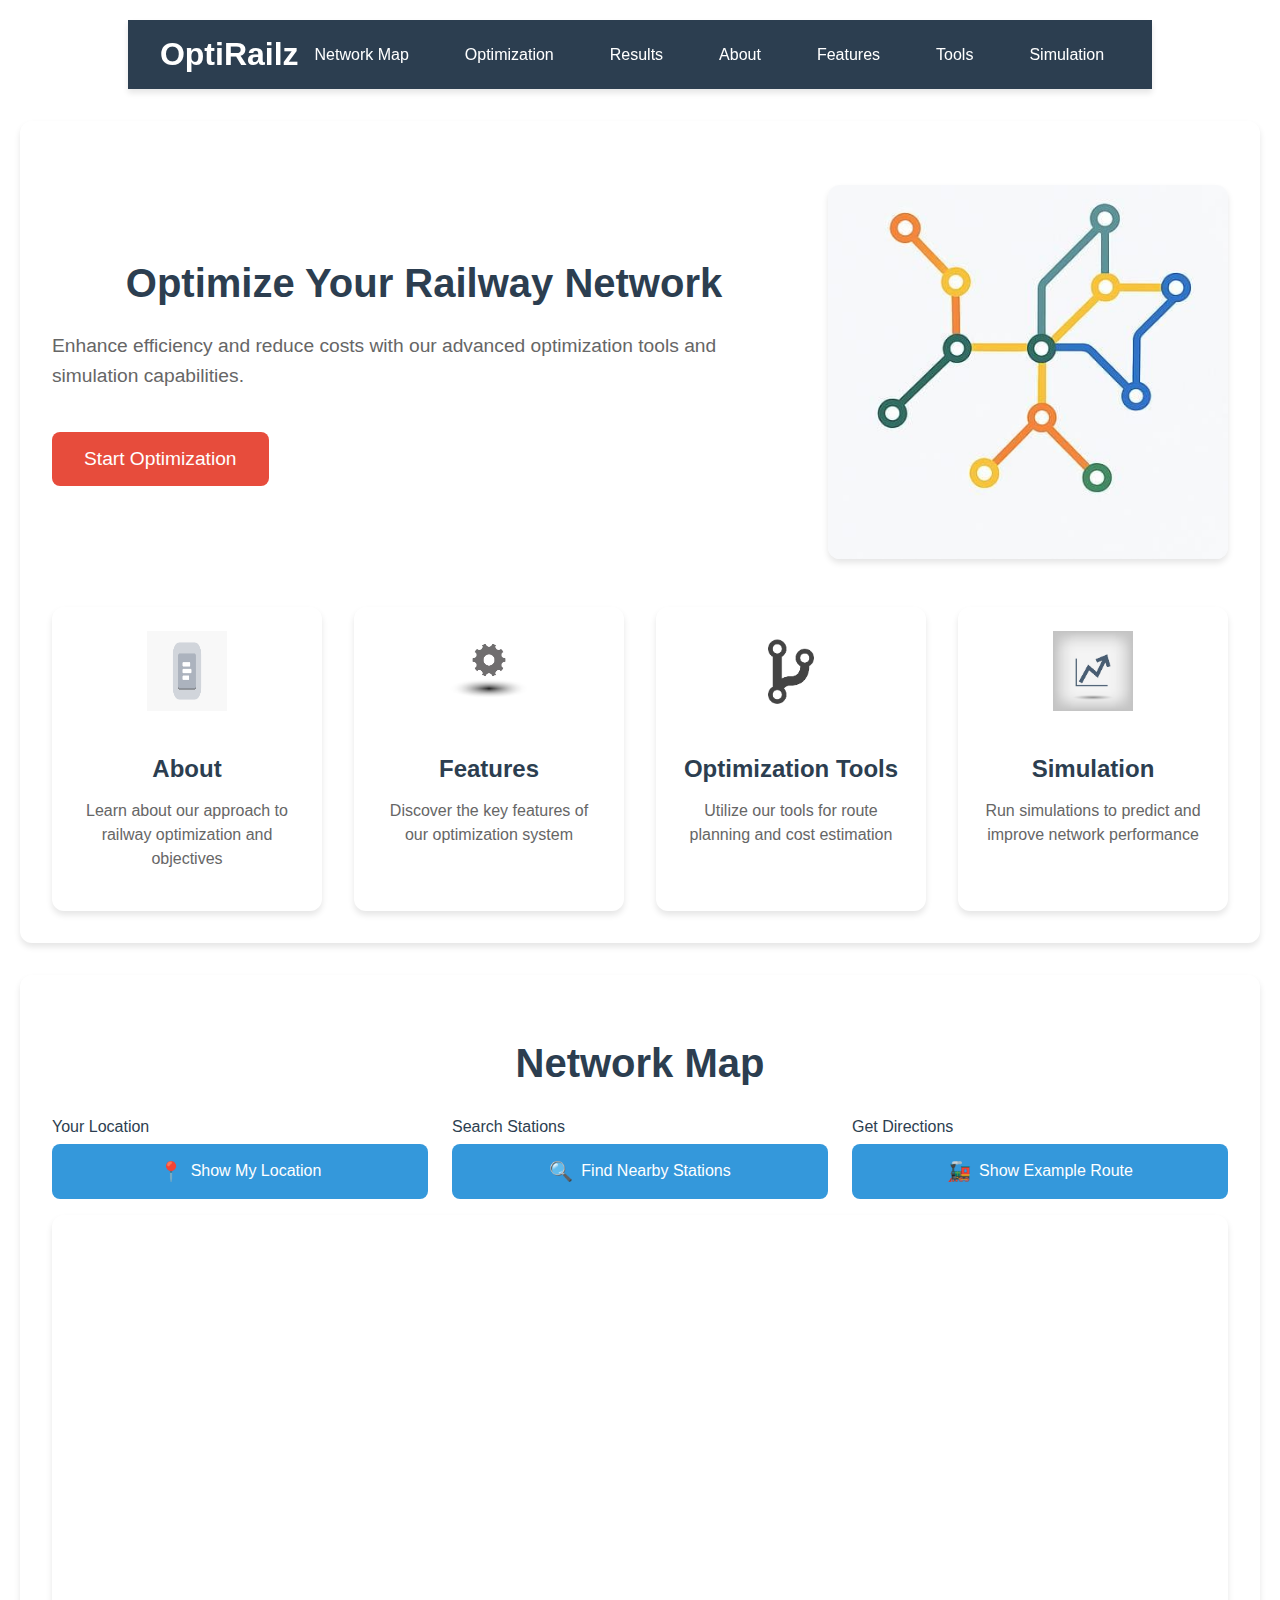
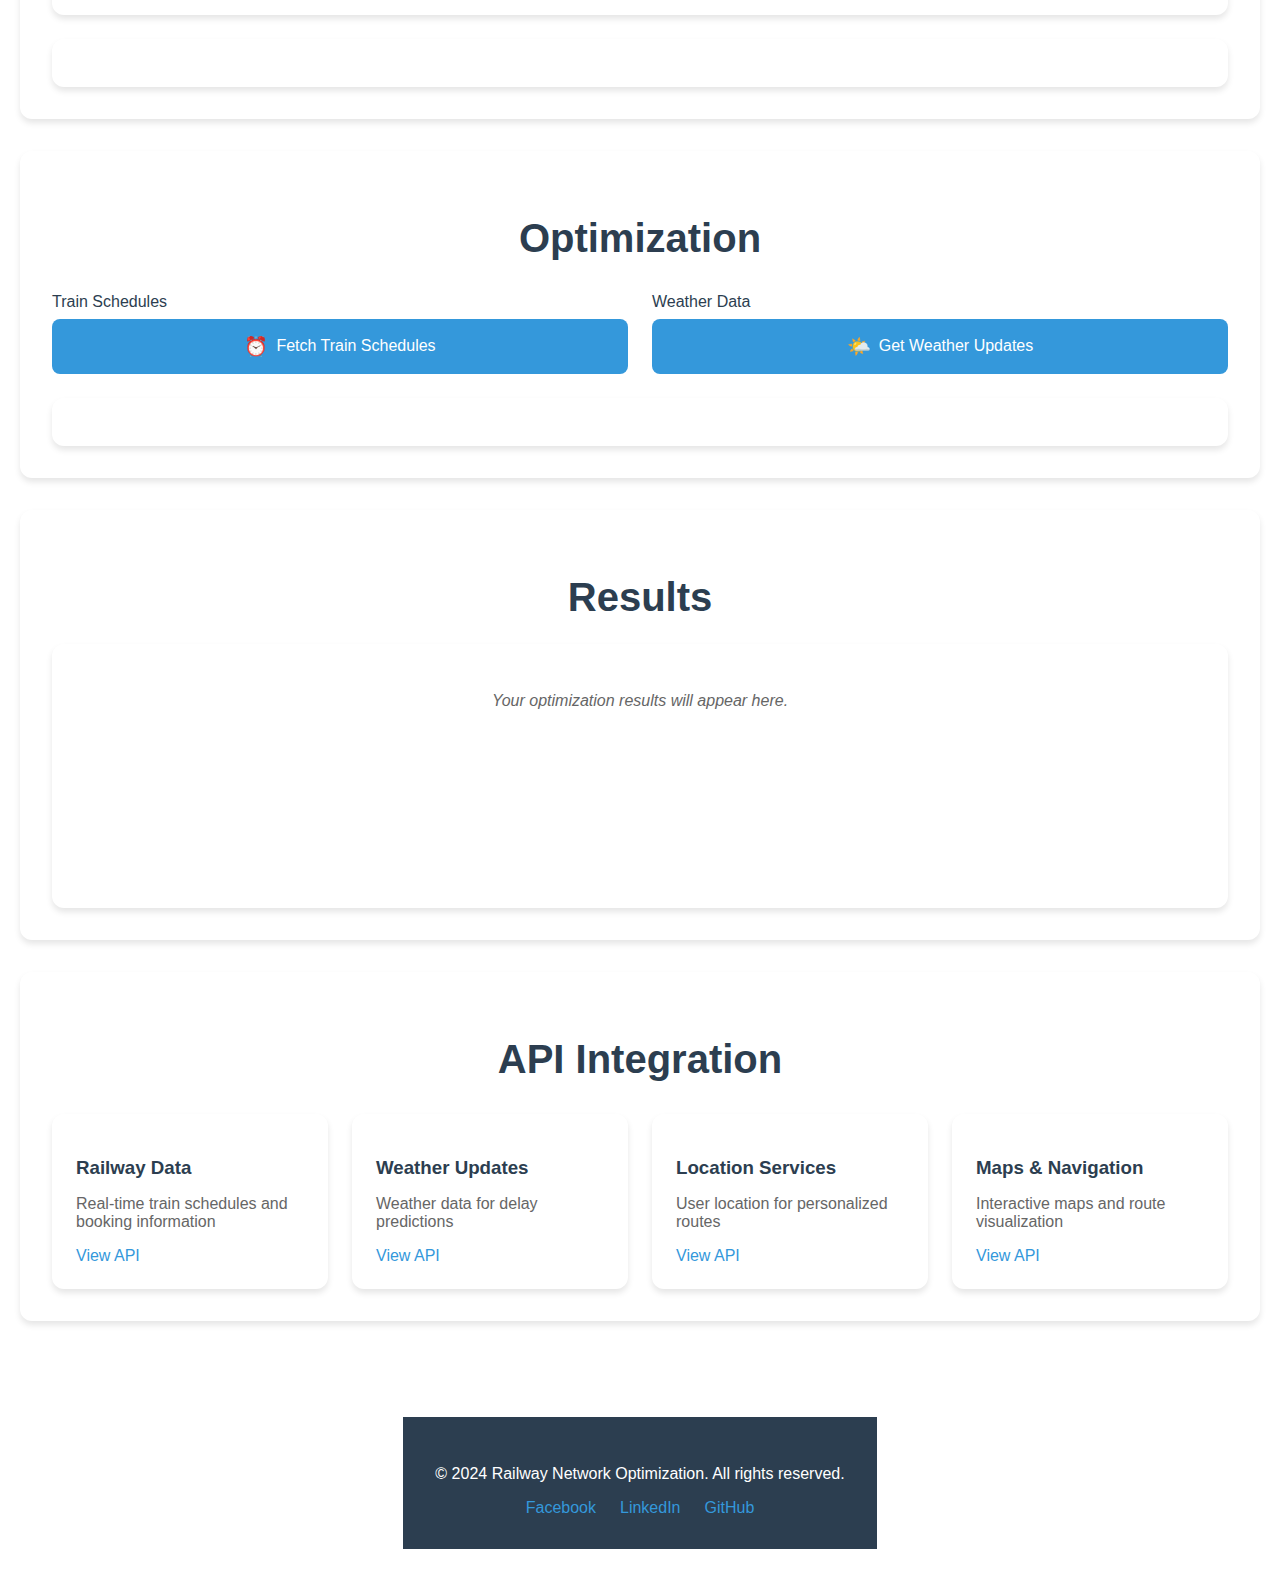
<file: index.html>
<!DOCTYPE html>
<html lang="en">
<head>
    <meta charset="UTF-8">
    <meta name="viewport" content="width=device-width, initial-scale=1.0">
    <title>Railway Network Optimization</title>
    <link rel="icon" type="image/jpeg" href="favicon.jpg">
    <link rel="stylesheet" href="styles1.css">
    <script src="script.js" defer></script>
    <link href="https://fonts.googleapis.com/css2?family=DM+Serif+Text&display=swap" rel="stylesheet">
    <link href="https://fonts.googleapis.com/css2?family=Inter:wght@400;500;600&display=swap" rel="stylesheet">
</head>
<body>
    <header class="navbar">
        <a href="#" class="logo">OptiRailz</a>
        <nav class="nav-links">
            <a href="#network-map">Network Map</a>
            <a href="#optimization">Optimization</a>
            <a href="result.html">Results</a>
            <a href="#about">About</a>
            <a href="featuresection.html">Features</a>
            <a href="optimization.html">Tools</a>
            <a href="simulation.html">Simulation</a>
        </nav>
    </header>

    <main>
        <!-- About Section (Hero) -->
        <section id="about" class="section-container">
            <div class="heading-row">
                <div>
                    <h2 class="heading-text">Optimize Your Railway Network</h2>
                    <p class="subtitle">Enhance efficiency and reduce costs with our advanced optimization tools and simulation capabilities.</p>
                    <button onclick="optionone()" class="cta-button">Start Optimization</button>
                </div>
                <img src="logo.jpeg" class="heading-image" alt="Railway Network Visualization"/>
            </div>

            <div class="image-container">
                <a href="aboutsection.html" class="image-item">
                    <img src="about.png" alt="About Icon">
                    <h3>About</h3>
                    <p>Learn about our approach to railway optimization and objectives</p>
                </a>
                <a href="featuresection.html" class="image-item">
                    <img src="features.png" alt="Features Icon">
                    <h3>Features</h3>
                    <p>Discover the key features of our optimization system</p>
                </a>
                <a href="optimization.html" class="image-item">
                    <img src="optimizationtools.png" alt="Optimization tools Icon">
                    <h3>Optimization Tools</h3>
                    <p>Utilize our tools for route planning and cost estimation</p>
                </a>
                <a href="simulation.html" class="image-item">
                    <img src="simulation.png" alt="Simulation Icon">
                    <h3>Simulation</h3>
                    <p>Run simulations to predict and improve network performance</p>
                </a>
            </div>
        </section>

        <!-- Network Map Section -->
        <section id="network-map" class="section-container">
            <h2>Network Map</h2>
            <div class="form-container">
                <div class="form-group">
                    <label for="location">Your Location</label>
                    <button onclick="fetchUserLocationAndShow()" class="action-button">
                        <span class="button-icon">📍</span>
                        Show My Location
                    </button>
                </div>
                <div class="form-group">
                    <label for="search">Search Stations</label>
                    <button onclick="searchPlaces()" class="action-button">
                        <span class="button-icon">🔍</span>
                        Find Nearby Stations
                    </button>
                </div>
                <div class="form-group">
                    <label for="directions">Get Directions</label>
                    <button onclick="calculateDirections()" class="action-button">
                        <span class="button-icon">🚂</span>
                        Show Example Route
                    </button>
                </div>
            </div>
            <div id="map"></div>
            <div id="map-result"></div>
        </section>

        <!-- Optimization Section -->
        <section id="optimization" class="section-container">
            <h2>Optimization</h2>
            <div class="form-container">
                <div class="form-group">
                    <label for="train-schedule">Train Schedules</label>
                    <button onclick="fetchTrainSchedulesAndShow()" class="action-button">
                        <span class="button-icon">⏰</span>
                        Fetch Train Schedules
                    </button>
                </div>
                <div class="form-group">
                    <label for="weather">Weather Data</label>
                    <button onclick="fetchWeatherDataAndShow()" class="action-button">
                        <span class="button-icon">🌤️</span>
                        Get Weather Updates
                    </button>
                </div>
            </div>
            <div id="optimization-result"></div>
        </section>

        <!-- Results Section -->
        <section id="results" class="section-container">
            <h2>Results</h2>
            <div id="results-content" class="results-container">
                <p class="placeholder-text">Your optimization results will appear here.</p>
            </div>
        </section>

        <!-- API Integration Section -->
        <section id="api-integration" class="section-container">
            <h2>API Integration</h2>
            <div class="api-grid">
                <div class="api-card">
                    <h3>Railway Data</h3>
                    <p>Real-time train schedules and booking information</p>
                    <a href="https://api.railwayapi.com" target="_blank" class="api-link">View API</a>
                </div>
                <div class="api-card">
                    <h3>Weather Updates</h3>
                    <p>Weather data for delay predictions</p>
                    <a href="https://openweathermap.org/api" target="_blank" class="api-link">View API</a>
                </div>
                <div class="api-card">
                    <h3>Location Services</h3>
                    <p>User location for personalized routes</p>
                    <a href="https://ipapi.co" target="_blank" class="api-link">View API</a>
                </div>
                <div class="api-card">
                    <h3>Maps & Navigation</h3>
                    <p>Interactive maps and route visualization</p>
                    <a href="https://developers.google.com/maps" target="_blank" class="api-link">View API</a>
                </div>
            </div>
        </section>
    </main>

    <footer>
        <div class="container">
            <p>&copy; 2024 Railway Network Optimization. All rights reserved.</p>
            <div class="social-links">
                <a href="https://facebook.com" target="_blank">Facebook</a>
                <a href="https://linkedin.com" target="_blank">LinkedIn</a>
                <a href="https://github.com" target="_blank">GitHub</a>
            </div>
        </div>
    </footer>
</body>
</html>
</file>
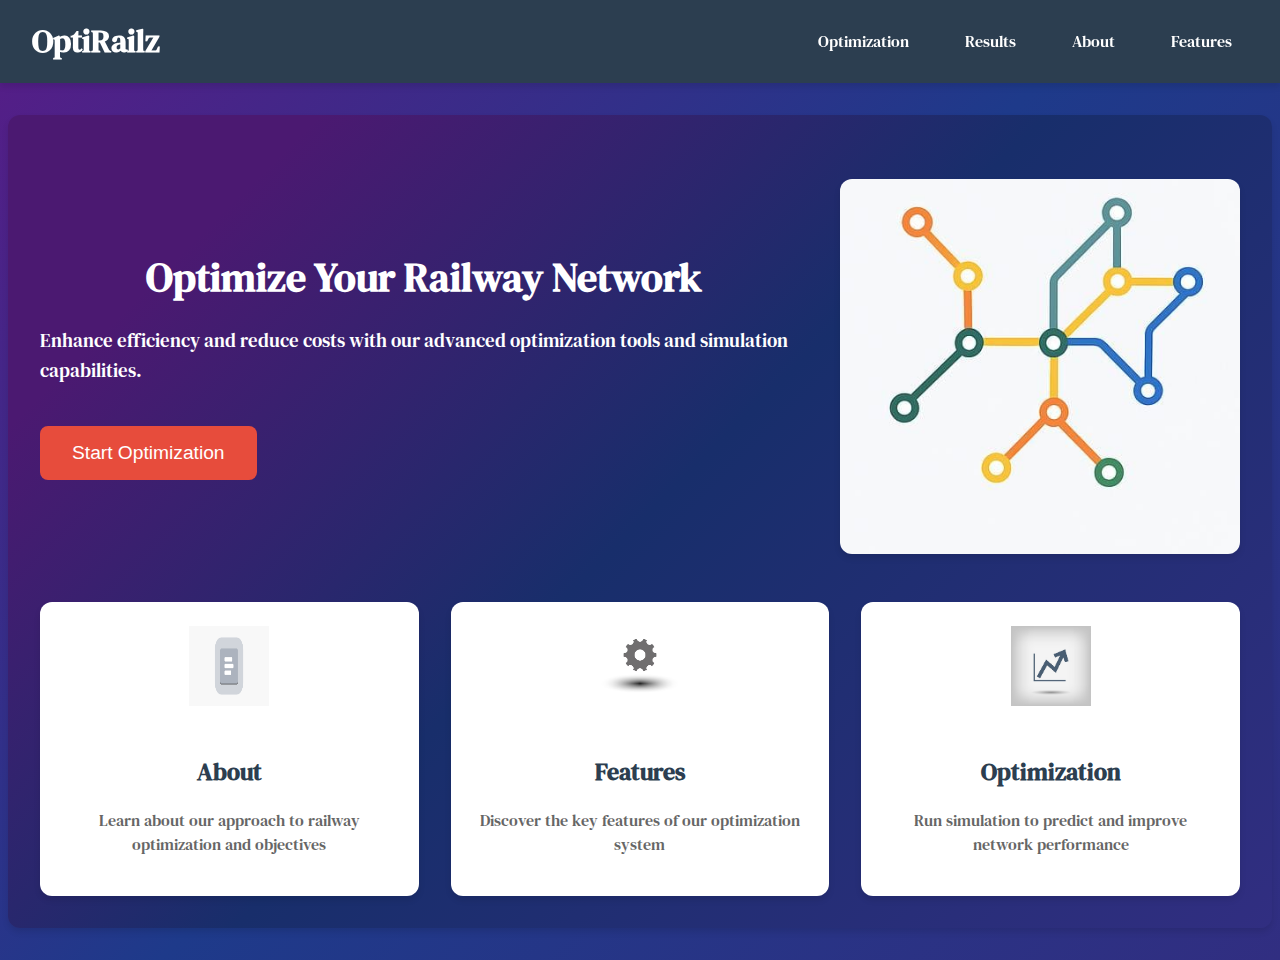
<file: FrontEnd/index.html>
<!DOCTYPE html>
<html lang="en">
<head>
    <meta charset="UTF-8">
    <meta name="viewport" content="width=device-width, initial-scale=1.0">
    <title>Railway Network Optimization</title>
    <link rel="icon" type="image/jpeg" href="favicon.jpg">
    <link rel="stylesheet" href="styles1.css">
    <link href="https://fonts.googleapis.com/css2?family=DM+Serif+Text&display=swap" rel="stylesheet">
    <link href="https://fonts.googleapis.com/css2?family=Inter:wght@400;500;600&display=swap" rel="stylesheet">
</head>
<body>
    <header class="navbar">
        <a href="#" class="logo">OptiRailz</a>
        <nav class="nav-links">
            <a href="#optimization">Optimization</a>
            <a href="#results">Results</a>
            <a href="#about">About</a>
            <a href="featuresection.html">Features</a>
        </nav>
    </header>

    <main>
        <!-- About Section (Hero) -->
        <section id="about" class="section-container">
            <div class="heading-row">
                <div>
                    <h2 class="heading-text">Optimize Your Railway Network</h2>
                    <p class="subtitle">Enhance efficiency and reduce costs with our advanced optimization tools and simulation capabilities.</p>
                    <button onclick="optionone()" class="cta-button">Start Optimization</button>
                </div>
                <img src="logo.jpeg" class="heading-image" alt="Railway Network Visualization"/>
            </div>

            <div class="image-container">
                <a href="aboutsection.html" class="image-item">
                    <img src="about.png" alt="About Icon">
                    <h3>About</h3>
                    <p>Learn about our approach to railway optimization and objectives</p>
                </a>
                <a href="featuresection.html" class="image-item">
                    <img src="features.png" alt="Features Icon">
                    <h3>Features</h3>
                    <p>Discover the key features of our optimization system</p>
                <a href="simulation.html" class="image-item">
                    <img src="simulation.png" alt="Simulation Icon">
                    <h3>Optimization</h3>
                    <p>Run simulation to predict and improve network performance</p>
                </a>
            </div>
        </section>
    </main>
</body>
</html>
</file>
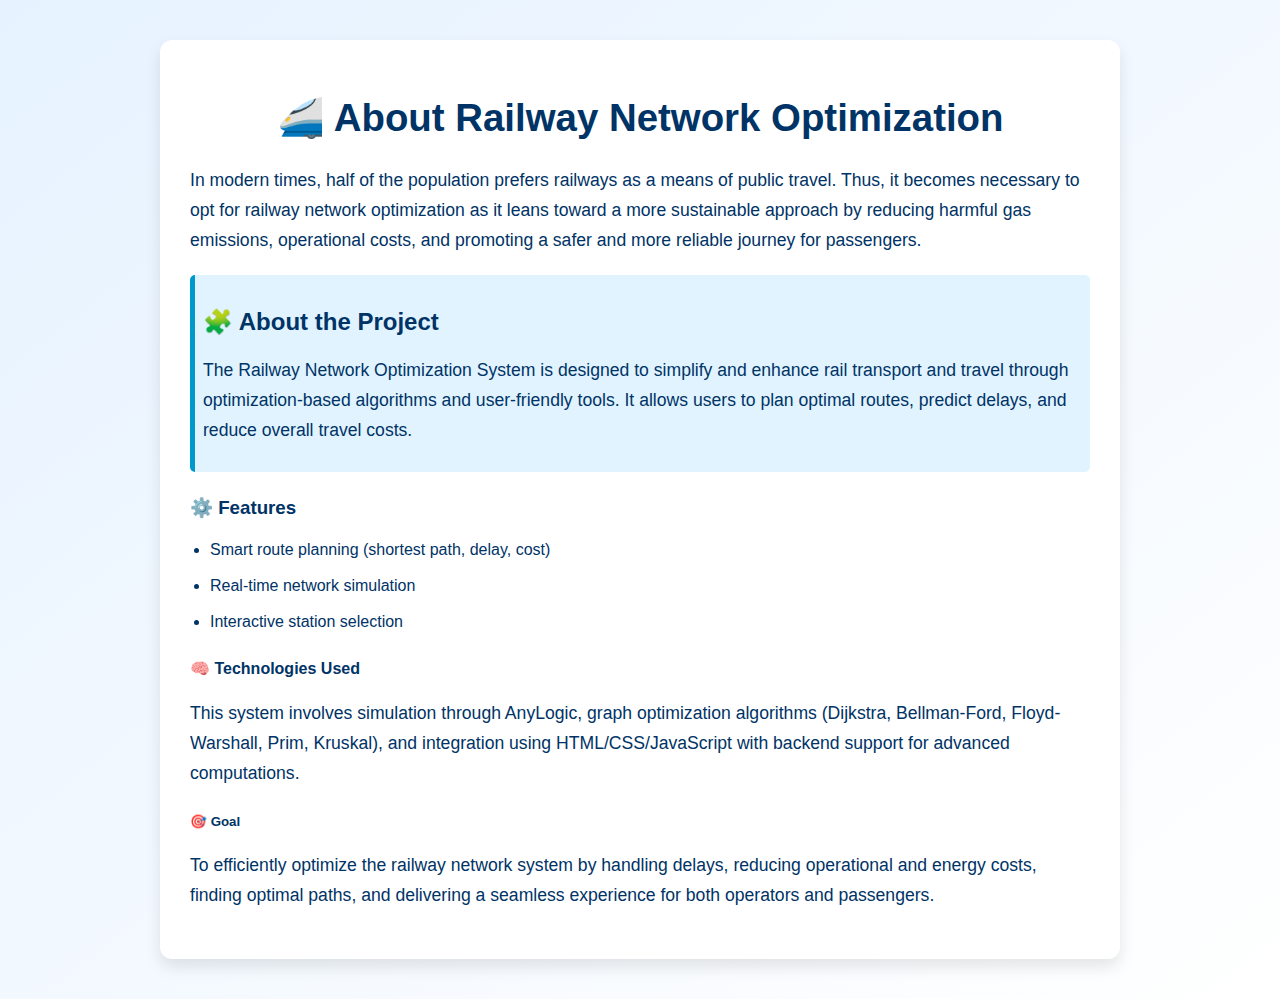
<file: aboutsection.html>
<!DOCTYPE html>
<html lang="en">
<head>
    <meta charset="UTF-8">
    <title>📌 About</title>
    <link rel="stylesheet" href="styles1.css">
    <style>
        body {
            margin: 0;
            padding: 0;
            font-family: 'Segoe UI', sans-serif;
            background: linear-gradient(to bottom right, #e6f2ff, #ffffff);
            color: #003366;
        }

        nav {
            background-color: #003366;
            padding: 1em;
            text-align: center;
        }

        nav a {
            color: white;
            margin: 0 20px;
            text-decoration: none;
            font-weight: bold;
            font-size: 16px;
        }

        nav a:hover {
            text-decoration: underline;
        }

        #about {
            max-width: 900px;
            margin: 40px auto;
            background-color: #ffffff;
            padding: 30px;
            border-radius: 12px;
            box-shadow: 0 8px 16px rgba(0,0,0,0.1);
        }

        h1, h2, h3, h4, h5 {
            color: #003366;
            margin-top: 25px;
        }

        h1 {
            text-align: center;
            font-size: 2.4em;
        }

        ul {
            padding-left: 20px;
        }

        li {
            margin-bottom: 10px;
            line-height: 1.6;
        }

        p {
            line-height: 1.7;
            font-size: 1.1em;
            margin-top: 10px;
        }

        .highlight {
            background-color: #e0f3ff;
            padding: 8px;
            border-left: 5px solid #0099cc;
            margin-top: 20px;
            border-radius: 5px;
        }

        @media (max-width: 768px) {
            #about {
                margin: 20px;
                padding: 20px;
            }

            nav a {
                display: block;
                margin: 10px 0;
            }
        }
    </style>
</head>
<body>

    <!-- About Section -->
    <section id="about">
        <h1>🚄 About Railway Network Optimization</h1>
        <p>In modern times, half of the population prefers railways as a means of public travel. Thus, it becomes necessary to opt for railway network optimization as it leans toward a more sustainable approach by reducing harmful gas emissions, operational costs, and promoting a safer and more reliable journey for passengers.</p>

        <div class="highlight">
            <h2>🧩 About the Project</h2>
            <p>The Railway Network Optimization System is designed to simplify and enhance rail transport and travel through optimization-based algorithms and user-friendly tools. It allows users to plan optimal routes, predict delays, and reduce overall travel costs.</p>
        </div>

        <h3>⚙️ Features</h3>
        <ul>
            <li>Smart route planning (shortest path, delay, cost)</li>
            <li>Real-time network simulation</li>
            <li>Interactive station selection</li>
        </ul>

        <h4>🧠 Technologies Used</h4>
        <p>This system involves simulation through AnyLogic, graph optimization algorithms (Dijkstra, Bellman-Ford, Floyd-Warshall, Prim, Kruskal), and integration using HTML/CSS/JavaScript with backend support for advanced computations.</p>

        <h5>🎯 Goal</h5>
        <p>To efficiently optimize the railway network system by handling delays, reducing operational and energy costs, finding optimal paths, and delivering a seamless experience for both operators and passengers.</p>
    </section>
</body>
</html>
</file>
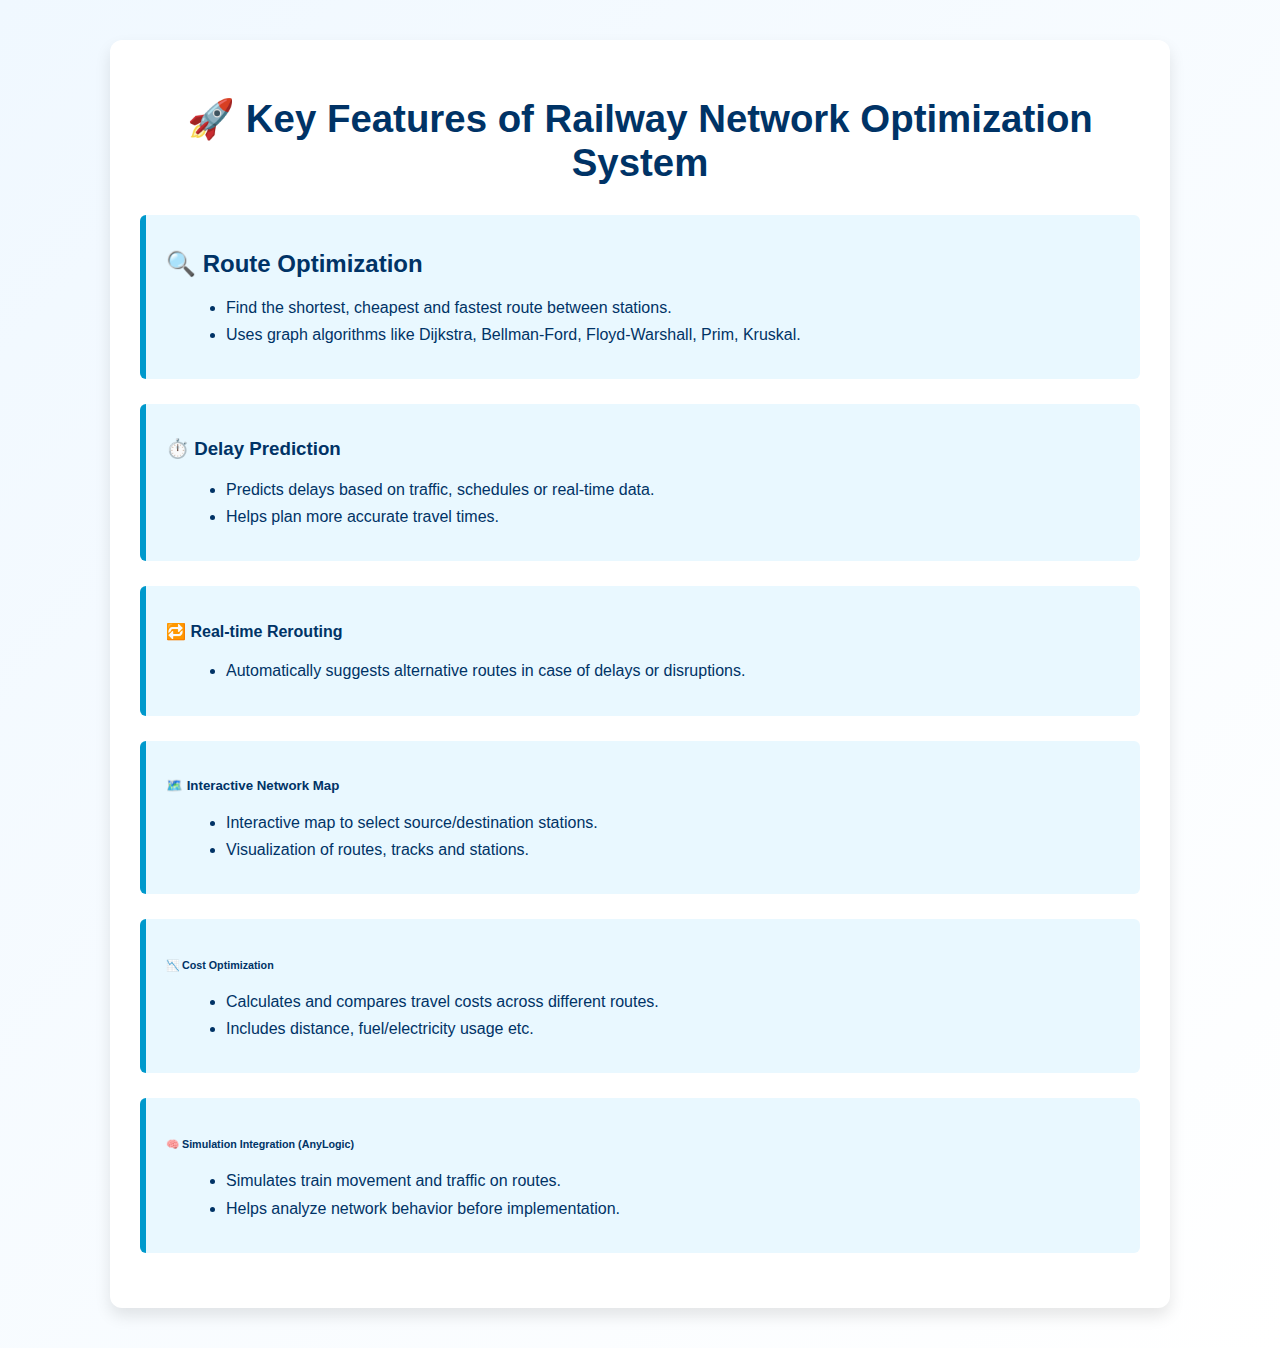
<file: featuresection.html>
<!DOCTYPE html>
<html lang="en">
<head>
    <meta charset="UTF-8">
    <title>🚀 Features</title>
    <link rel="stylesheet" href="styles1.css">
    <style>
        body {
            margin: 0;
            padding: 0;
            font-family: 'Segoe UI', sans-serif;
            background: linear-gradient(to bottom right, #f0f8ff, #ffffff);
            color: #003366;
        }

        nav {
            background-color: #003366;
            padding: 1em;
            text-align: center;
        }

        nav a {
            color: white;
            margin: 0 20px;
            text-decoration: none;
            font-weight: bold;
            font-size: 16px;
        }

        nav a:hover {
            text-decoration: underline;
        }

        #features {
            max-width: 1000px;
            margin: 40px auto;
            background-color: #ffffff;
            padding: 30px;
            border-radius: 12px;
            box-shadow: 0 8px 16px rgba(0,0,0,0.1);
        }

        h1 {
            text-align: center;
            font-size: 2.4em;
            margin-bottom: 30px;
        }

        .feature-block {
            margin-bottom: 25px;
            padding: 15px 20px;
            border-left: 6px solid #0099cc;
            background-color: #e9f8ff;
            border-radius: 6px;
        }

        .feature-block h2,
        .feature-block h3,
        .feature-block h4,
        .feature-block h5,
        .feature-block h6 {
            margin-bottom: 10px;
            color: #003366;
        }

        .feature-block li {
            margin-left: 20px;
            line-height: 1.7;
        }

        @media (max-width: 768px) {
            #features {
                margin: 20px;
                padding: 20px;
            }

            nav a {
                display: block;
                margin: 10px 0;
            }
        }
    </style>
</head>
<body>


    <!-- Features Section -->
    <section id="features">
        <h1>🚀 Key Features of Railway Network Optimization System</h1>

        <div class="feature-block">
            <h2>🔍 Route Optimization</h2>
            <ul>
                <li>Find the shortest, cheapest and fastest route between stations.</li>
                <li>Uses graph algorithms like Dijkstra, Bellman-Ford, Floyd-Warshall, Prim, Kruskal.</li>
            </ul>
        </div>

        <div class="feature-block">
            <h3>⏱️ Delay Prediction</h3>
            <ul>
                <li>Predicts delays based on traffic, schedules or real-time data.</li>
                <li>Helps plan more accurate travel times.</li>
            </ul>
        </div>

        <div class="feature-block">
            <h4>🔁 Real-time Rerouting</h4>
            <ul>
                <li>Automatically suggests alternative routes in case of delays or disruptions.</li>
            </ul>
        </div>

        <div class="feature-block">
            <h5>🗺️ Interactive Network Map</h5>
            <ul>
                <li>Interactive map to select source/destination stations.</li>
                <li>Visualization of routes, tracks and stations.</li>
            </ul>
        </div>

        <div class="feature-block">
            <h6>📉 Cost Optimization</h6>
            <ul>
                <li>Calculates and compares travel costs across different routes.</li>
                <li>Includes distance, fuel/electricity usage etc.</li>
            </ul>
        </div>

        <div class="feature-block">
            <h6>🧠 Simulation Integration (AnyLogic)</h6>
            <ul>
                <li>Simulates train movement and traffic on routes.</li>
                <li>Helps analyze network behavior before implementation.</li>
            </ul>
        </div>

    </section>
</body>
</html>
</file>
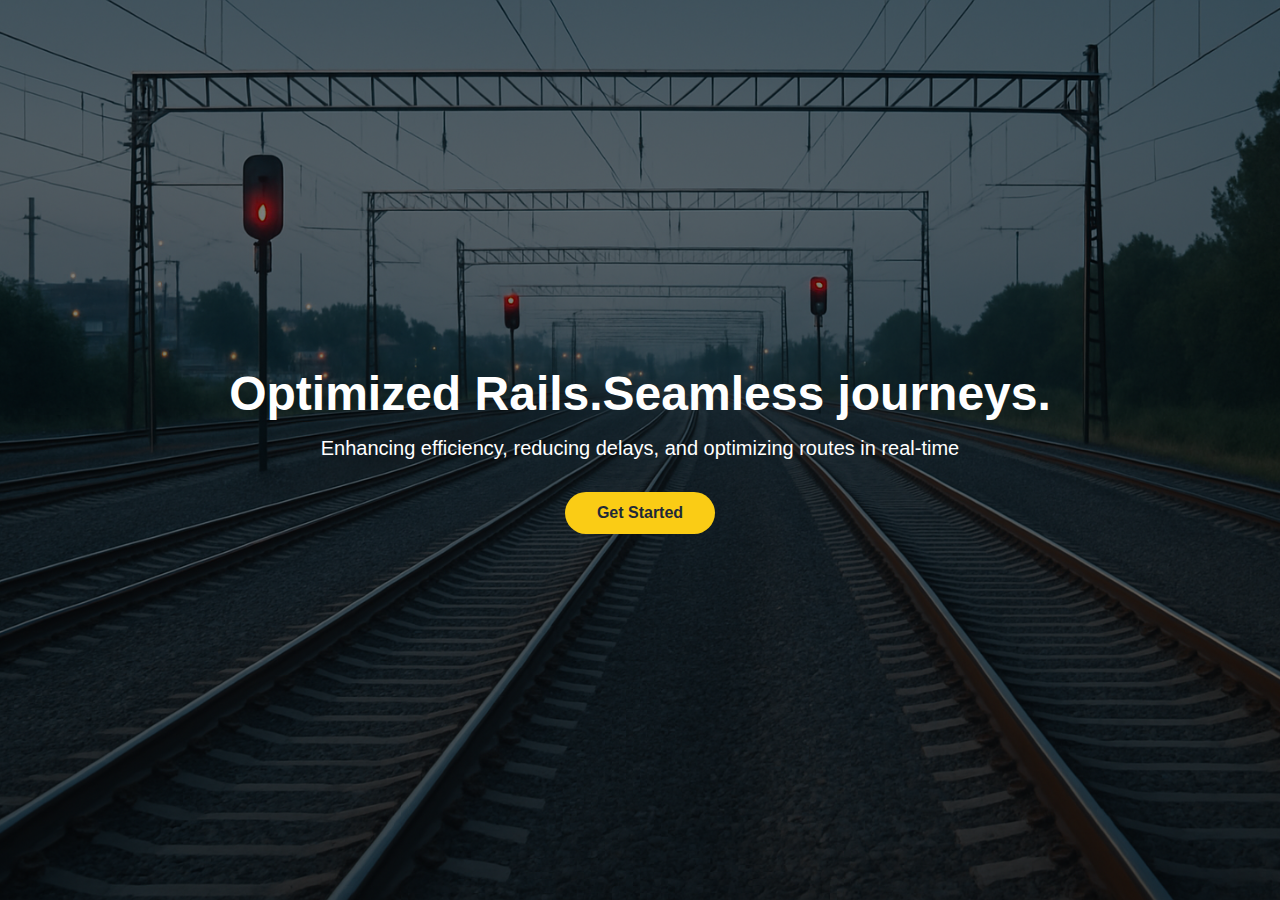
<file: frontpage.html>
<!DOCTYPE html>
<html lang="en">
<head>
  <meta charset="UTF-8" />
  <meta name="viewport" content="width=device-width, initial-scale=1.0"/>
  <title>🚄Optimized Rails.Seamless journeys.</title>
  <link rel="stylesheet" href="frontpagestyles.css">
</head>
<body>
  <div class="container">
    <div class="overlay">
      <h1 class="title">Optimized Rails.Seamless journeys.</h1>
      <p class="subtitle">Enhancing efficiency, reducing delays, and optimizing routes in real-time</p>
      <a href="index.html" class="btn">Get Started</a>
    </div>
  </div>

</body>
</html>
</file>
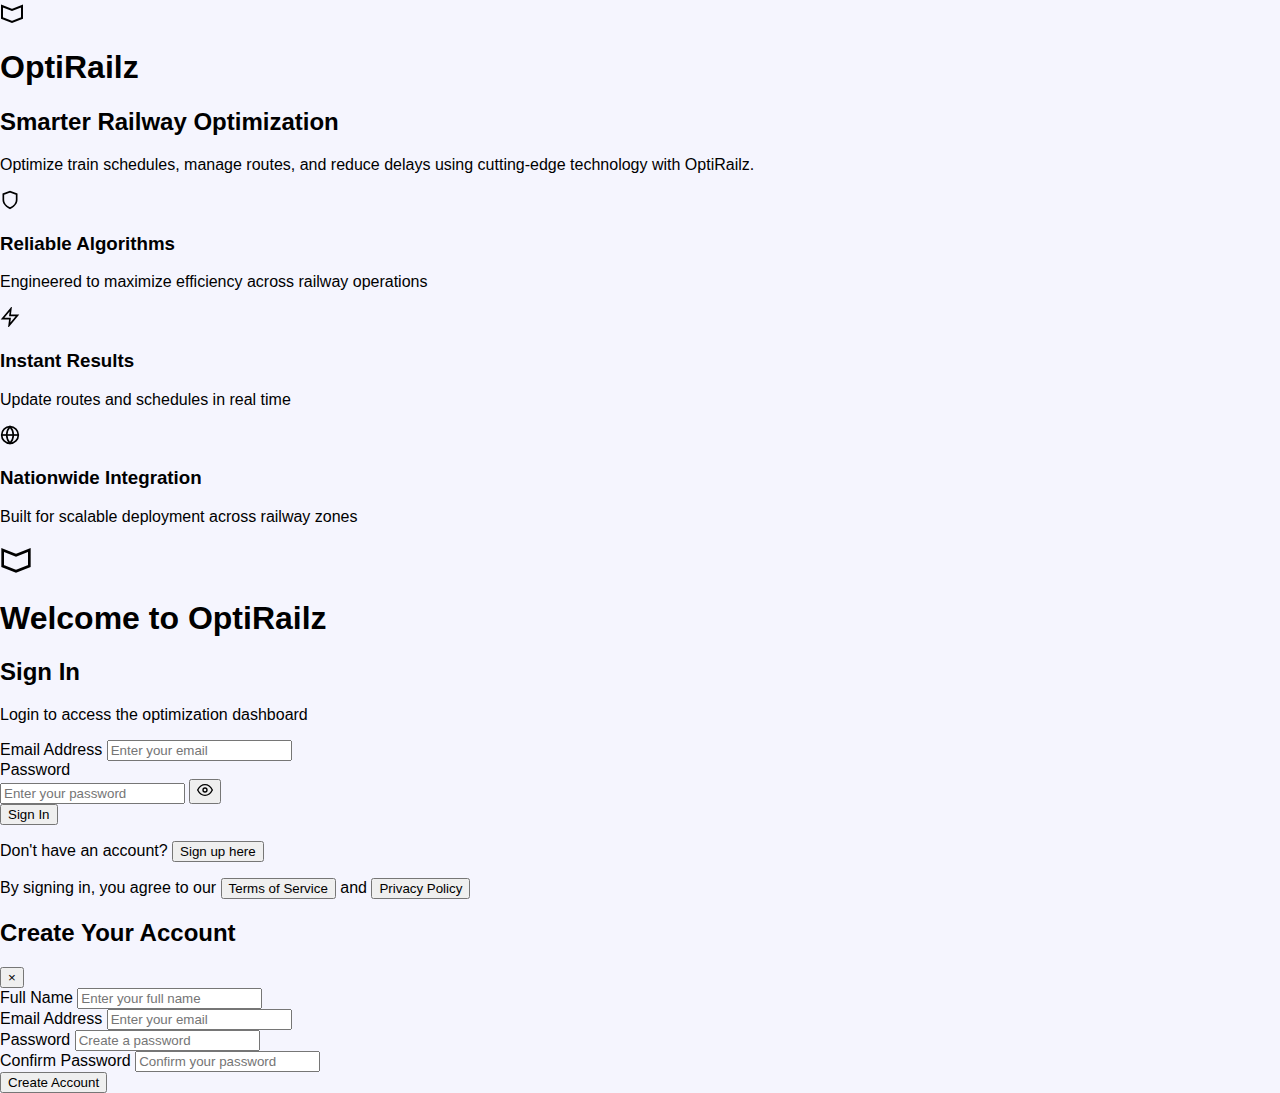
<file: login.html>
<!DOCTYPE html>
<html lang="en">
<head>
    <meta charset="UTF-8">
    <meta name="viewport" content="width=device-width, initial-scale=1.0">
    <title>OptiRailz - Sign In</title>
    <link rel="stylesheet" href="./styles.css">
</head>
<body>
    <div class="min-h-screen bg-gradient">
        <!-- Animated Background Elements -->
        <div class="background-elements">
            <div class="bg-element bg-element-1"></div>
            <div class="bg-element bg-element-2"></div>
            <div class="bg-element bg-element-3"></div>
        </div>

        <div class="main-container">
            <!-- Left Side - Branding -->
            <div class="left-section">
                <div class="branding-content">
                    <div class="logo-section">
                        <div class="logo-icon">
                            <svg width="24" height="24" viewBox="0 0 24 24" fill="none" xmlns="http://www.w3.org/2000/svg">
                                <path d="M2 6l10 4 10-4v12l-10 4-10-4V6z" stroke="currentColor" stroke-width="2"/>
                            </svg>
                        </div>
                        <h1 class="logo-text">OptiRailz</h1>
                    </div>

                    <h2 class="main-heading">
                        Smarter
                        <span class="gradient-text">Railway Optimization</span>
                    </h2>

                    <p class="description">
                        Optimize train schedules, manage routes, and reduce delays using cutting-edge technology with OptiRailz.
                    </p>

                    <div class="features-list">
                        <div class="feature-item">
                            <div class="feature-icon">
                                <svg width="20" height="20" viewBox="0 0 24 24" fill="none" xmlns="http://www.w3.org/2000/svg">
                                    <path d="M12 22s8-4 8-10V5l-8-3-8 3v7c0 6 8 10 8 10z" stroke="currentColor" stroke-width="2"/>
                                </svg>
                            </div>
                            <div class="feature-content">
                                <h3>Reliable Algorithms</h3>
                                <p>Engineered to maximize efficiency across railway operations</p>
                            </div>
                        </div>

                        <div class="feature-item">
                            <div class="feature-icon">
                                <svg width="20" height="20" viewBox="0 0 24 24" fill="none" xmlns="http://www.w3.org/2000/svg">
                                    <polygon points="13,2 3,14 12,14 11,22 21,10 12,10 13,2" stroke="currentColor" stroke-width="2"/>
                                </svg>
                            </div>
                            <div class="feature-content">
                                <h3>Instant Results</h3>
                                <p>Update routes and schedules in real time</p>
                            </div>
                        </div>

                        <div class="feature-item">
                            <div class="feature-icon">
                                <svg width="20" height="20" viewBox="0 0 24 24" fill="none" xmlns="http://www.w3.org/2000/svg">
                                    <circle cx="12" cy="12" r="10" stroke="currentColor" stroke-width="2"/>
                                    <line x1="2" y1="12" x2="22" y2="12" stroke="currentColor" stroke-width="2"/>
                                    <path d="M12 2a15.3 15.3 0 0 1 4 10 15.3 15.3 0 0 1-4 10 15.3 15.3 0 0 1-4-10 15.3 15.3 0 0 1 4-10z" stroke="currentColor" stroke-width="2"/>
                                </svg>
                            </div>
                            <div class="feature-content">
                                <h3>Nationwide Integration</h3>
                                <p>Built for scalable deployment across railway zones</p>
                            </div>
                        </div>
                    </div>
                </div>
            </div>

            <!-- Right Side - Login Form -->
            <div class="right-section">
                <div class="form-container">
                    <!-- Mobile Logo -->
                    <div class="mobile-logo">
                        <div class="mobile-logo-icon">
                            <svg width="32" height="32" viewBox="0 0 24 24" fill="none" xmlns="http://www.w3.org/2000/svg">
                                <path d="M2 6l10 4 10-4v12l-10 4-10-4V6z" stroke="currentColor" stroke-width="2"/>
                            </svg>
                        </div>
                        <h1 class="mobile-logo-text">Welcome to OptiRailz</h1>
                    </div>

                    <div class="login-card">
                        <div class="card-header">
                            <h2 class="card-title">Sign In</h2>
                            <p class="card-subtitle">Login to access the optimization dashboard</p>
                        </div>

                        <div class="card-content">
                            <!-- Email Login Form Only -->
                            <div class="login-form active">
                                <form id="email-login-form">
                                    <div class="form-group required">
                                        <label for="email" class="form-label">Email Address</label>
                                        <input type="email" id="email" class="form-input" placeholder="Enter your email" required minlength="5">
                                    </div>

                                    <div class="form-group required">
                                        <label for="password" class="form-label">Password</label>
                                        <div class="password-input-container">
                                            <input type="password" id="password" class="form-input" placeholder="Enter your password" required minlength="6">
                                            <button type="button" id="toggle-password" class="password-toggle">
                                                <svg id="eye-icon" width="16" height="16" viewBox="0 0 24 24" fill="none" xmlns="http://www.w3.org/2000/svg">
                                                    <path d="M1 12s4-8 11-8 11 8 11 8-4 8-11 8-11-8-11-8z" stroke="currentColor" stroke-width="2"/>
                                                    <circle cx="12" cy="12" r="3" stroke="currentColor" stroke-width="2"/>
                                                </svg>
                                                <svg id="eye-off-icon" width="16" height="16" viewBox="0 0 24 24" fill="none" xmlns="http://www.w3.org/2000/svg" style="display: none;">
                                                    <path d="M17.94 17.94A10.07 10.07 0 0 1 12 20c-7 0-11-8-11-8a18.45 18.45 0 0 1 5.06-5.94M9.9 4.24A9.12 9.12 0 0 1 12 4c7 0 11 8 11 8a18.5 18.5 0 0 1-2.16 3.19m-6.72-1.07a3 3 0 1 1-4.24-4.24" stroke="currentColor" stroke-width="2"/>
                                                    <line x1="1" y1="1" x2="23" y2="23" stroke="currentColor" stroke-width="2"/>
                                                </svg>
                                            </button>
                                        </div>
                                    </div>

                                    <button type="submit" id="email-submit" class="submit-btn">
                                        <div class="btn-content">
                                            <span>Sign In</span>
                                        </div>
                                    </button>
                                </form>
                            </div>

                            <div class="signup-link">
                                <p>Don't have an account? <button id="signup-btn" class="link-btn">Sign up here</button></p>
                            </div>
                        </div>
                    </div>

                    <div class="registration-status">
                        <div id="user-count" class="user-count" style="display: none;">
                            <svg width="16" height="16" viewBox="0 0 24 24" fill="none" xmlns="http://www.w3.org/2000/svg">
                                <path d="M16 21v-2a4 4 0 0 0-4-4H6a4 4 0 0 0-4 4v2" stroke="currentColor" stroke-width="2"/>
                                <circle cx="9" cy="7" r="4" stroke="currentColor" stroke-width="2"/>
                                <line x1="19" y1="8" x2="19" y2="14" stroke="currentColor" stroke-width="2"/>
                                <line x1="22" y1="11" x2="16" y2="11" stroke="currentColor" stroke-width="2"/>
                            </svg>
                            <span id="user-count-text">0 users registered</span>
                        </div>
                    </div>

                    <div class="terms-text">
                        <p>By signing in, you agree to our <button class="link-btn">Terms of Service</button> and <button class="link-btn">Privacy Policy</button></p>
                    </div>
                </div>
            </div>
        </div>
    </div>

    <div id="toast" class="toast">
        <div class="toast-content">
            <div class="toast-icon"></div>
            <div class="toast-text">
                <div class="toast-title"></div>
                <div class="toast-description"></div>
            </div>
        </div>
    </div>

    <div id="signup-modal" class="modal">
        <div class="modal-content">
            <div class="modal-header">
                <h2>Create Your Account</h2>
                <button id="close-modal" class="close-btn">&times;</button>
            </div>
            <div class="modal-body">
                <form id="signup-form">
                    <div class="form-group required">
                        <label for="signup-name" class="form-label">Full Name</label>
                        <input type="text" id="signup-name" class="form-input" placeholder="Enter your full name" required minlength="2">
                    </div>
                    <div class="form-group required">
                        <label for="signup-email" class="form-label">Email Address</label>
                        <input type="email" id="signup-email" class="form-input" placeholder="Enter your email" required>
                    </div>
                    <div class="form-group required">
                        <label for="signup-password" class="form-label">Password</label>
                        <input type="password" id="signup-password" class="form-input" placeholder="Create a password" required minlength="6">
                    </div>
                    <div class="form-group required">
                        <label for="signup-confirm-password" class="form-label">Confirm Password</label>
                        <input type="password" id="signup-confirm-password" class="form-input" placeholder="Confirm your password" required minlength="6">
                    </div>
                    <button type="submit" class="submit-btn">
                        <div class="btn-content">
                            <span>Create Account</span>
                        </div>
                    </button>
                </form>
            </div>
        </div>
    </div>

    <script src="./script2.js"></script>
</body>
</html>
</file>
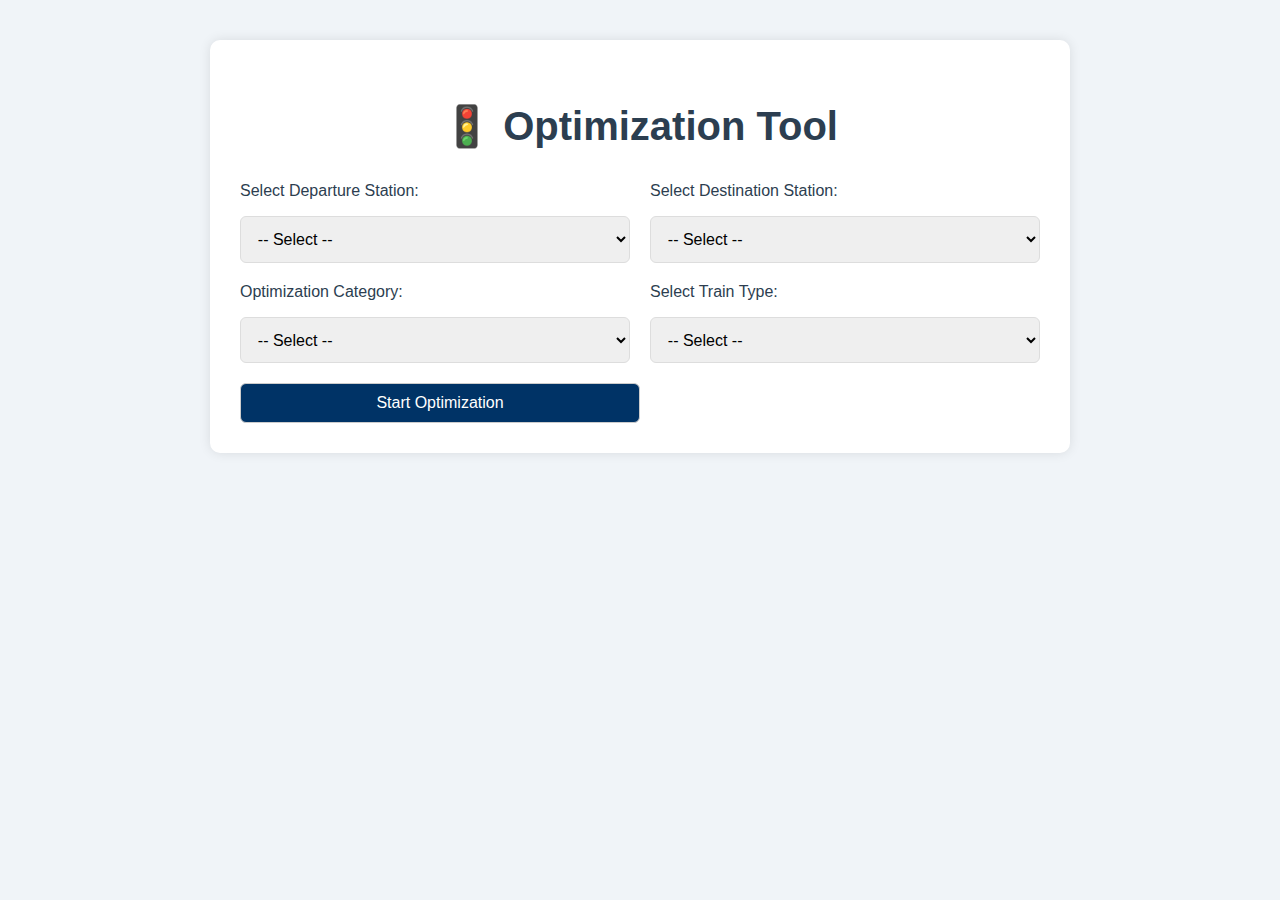
<file: optimization.html>
<!DOCTYPE html>
<html lang="en">
<head>
    <meta charset="UTF-8">
    <title>Optimization Tools</title>
    <link rel="stylesheet" href="styles1.css">
    <style>
        body {
            font-family: 'Segoe UI', sans-serif;
            background-color: #f0f4f8;
            margin: 0;
            padding: 0;
        }

        nav {
            background-color: #003366;
            padding: 1em;
            text-align: center;
        }

        nav a {
            color: white;
            margin: 0 15px;
            text-decoration: none;
            font-weight: bold;
        }

        nav a:hover {
            text-decoration: underline;
        }

        .section-container {
            max-width: 800px;
            margin: 40px auto;
            padding: 30px;
            background: #ffffff;
            box-shadow: 0px 0px 12px rgba(0,0,0,0.1);
            border-radius: 10px;
        }

        h2 {
            text-align: center;
            color: #003366;
        }

        .form-container {
            display: flex;
            flex-wrap: wrap;
            gap: 20px;
        }

        .form-group {
            flex: 1 1 45%;
            display: flex;
            flex-direction: column;
        }

        .form-group.full-width {
            flex: 1 1 100%;
            text-align: center;
        }

        label {
            font-weight: bold;
            margin-bottom: 8px;
        }

        select, button {
            padding: 10px;
            font-size: 16px;
            border-radius: 6px;
            border: 1px solid #ccc;
        }

        button {
            background-color: #003366;
            color: white;
            cursor: pointer;
            width: 50%;
        }

        button:hover {
            background-color: #0055aa;
        }

        @media (max-width: 600px) {
            .form-group {
                flex: 1 1 100%;
            }

            button {
                width: 100%;
            }
        }
    </style>
</head>
<body>
    
    <!-- Optimization Form Section -->
    <section id="optimization" class="section-container">
        <h2>🚦 Optimization Tool</h2>
        <div class="form-container">
            <div class="form-group">
                <label for="departure-station">Select Departure Station:</label>
                <select id="departure-station">
                    <option value="">-- Select --</option>
                    <option value="station-1">Station 1</option>
                    <option value="station-2">Station 2</option>
                    <option value="station-3">Station 3</option>
                    <option value="station-4">Station 4</option>
                    <option value="station-5">Station 5</option>
                    <option value="station-6">Station 6</option>
                    <option value="station-7">Station 7</option>
                </select>
            </div>

            <div class="form-group">
                <label for="destination-station">Select Destination Station:</label>
                <select id="destination-station">
                    <option value="">-- Select --</option>
                    <option value="station-1">Station 1</option>
                    <option value="station-2">Station 2</option>
                    <option value="station-3">Station 3</option>
                    <option value="station-4">Station 4</option>
                    <option value="station-5">Station 5</option>
                    <option value="station-6">Station 6</option>
                    <option value="station-7">Station 7</option>
                </select>
            </div>

            <div class="form-group">
                <label for="optimization-category">Optimization Category:</label>
                <select id="optimization-category">
                    <option value="">-- Select --</option>
                    <option value="shortest-path">Find Shortest Path</option>
                    <option value="minimize-delay">Predict Delay</option>
                    <option value="cost-efficient">Reroute</option>
                </select>
            </div>

            <div class="form-group">
                <label for="train-type">Select Train Type:</label>
                <select id="train-type">
                    <option value="">-- Select --</option>
                    <option value="express">Express</option>
                    <option value="local">Local</option>
                    <option value="freight">Freight</option>
                    <option value="metro-train">Metro</option>
                    <option value="sleepers">Sleepers</option>
                </select>
            </div>

            <div class="form-group full-width">
                <button onclick="optimizeRoutes()">Start Optimization</button>
            </div>
        </div>
    </section>

    <!-- JavaScript -->
    <script>
        function optimizeRoutes() {
            const departure = document.getElementById("departure-station").value;
            const destination = document.getElementById("destination-station").value;
            const category = document.getElementById("optimization-category").value;
            const trainType = document.getElementById("train-type").value;

            if (!departure || !destination || !category || !trainType) {
                alert("⚠️ Please select all fields before optimizing.");
                return;
            }

            if (departure === destination) {
                alert("❌ Departure and destination stations cannot be the same.");
                return;
            }

            // Future integration with backend logic or graph algorithm
            alert(`✅ Optimization started for ${trainType} from ${departure} to ${destination} with category: ${category}`);
        }

    </script>
<script src="script.js" defer></script>

</body>
</html>
</file>
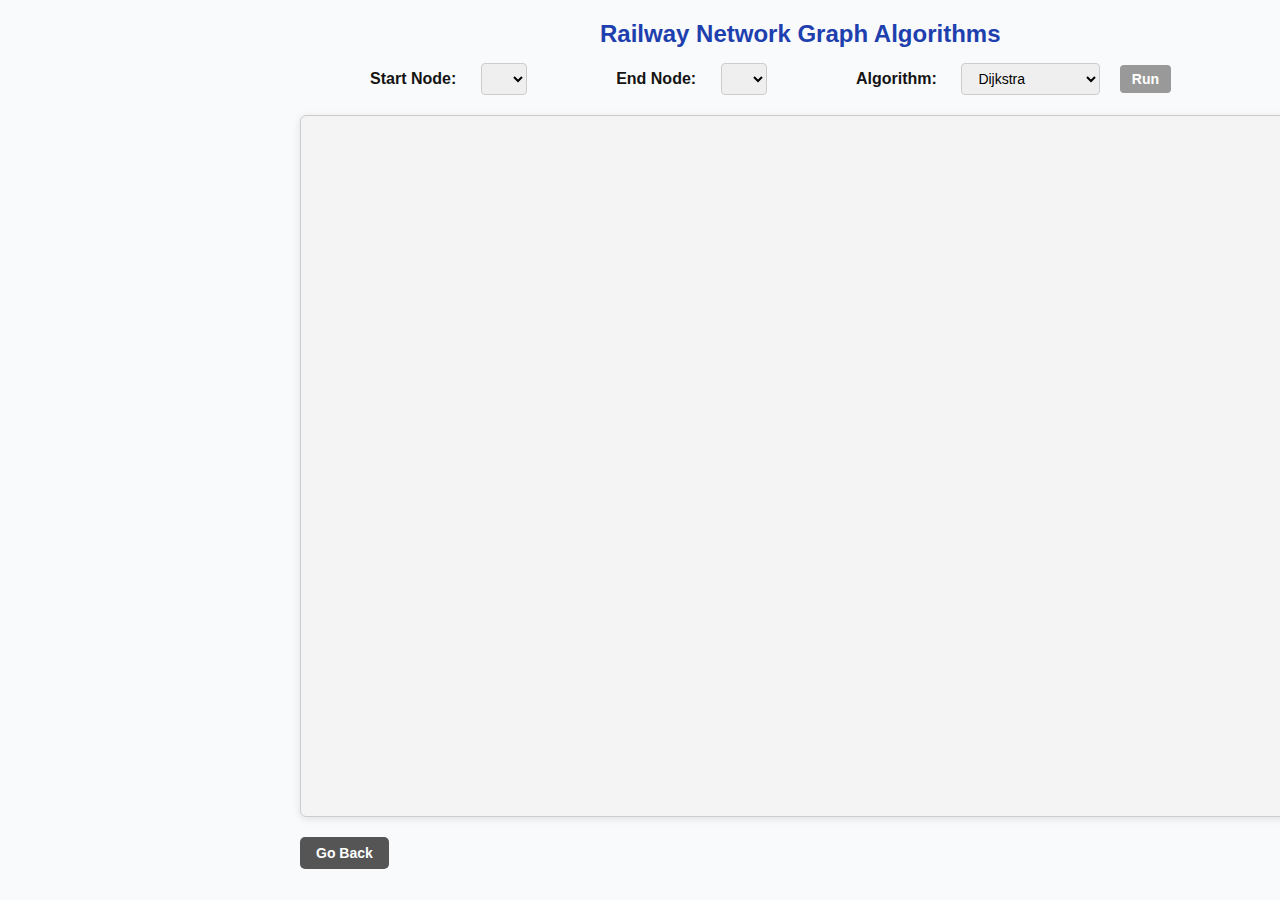
<file: simulation.html>
<!DOCTYPE html>
<html lang="en">
<head>
  <meta charset="UTF-8" />
  <title>Railway Network Graph Algorithms</title>
  <script src="https://d3js.org/d3.v7.min.js"></script>
  <style>
    body {
      font-family: Arial, sans-serif;
      margin: 20px;
      background-color: #f9fafb;
      color: #151414;
      margin-left: 300px;
    }
    h2 {
      color: #1e40af;
      margin-bottom: 15px;
      margin-left :300px;
    }
    label {
      margin-right: 20px;
      font-weight: 600;
      margin-left: 70px;
    }
    select, button {
      margin-right: 15px;
      padding: 6px 12px;
      font-size: 14px;
      border: 1px solid #ccc;
      border-radius: 4px;
      outline: none;
      transition: border-color 0.2s ease;
      cursor: pointer;
    }
    select:focus, button:focus {
      border-color: #1e40af;
      box-shadow: 0 0 5px rgba(30, 64, 175, 0.5);
    }
    button {
      background-color: #1e40af;
      color: white;
      border: none;
      font-weight: 600;
      cursor: pointer;
      transition: background-color 0.3s ease;
    }
    button:disabled {
      background-color: #999;
      cursor: not-allowed;
    }
    button:hover:not(:disabled) {
      background-color: #374abe;
    }
    p#cost {
      font-weight: 700;
      margin-top: 12px;
      font-size: 16px;
      color: #d97706; /* amber-600 */
    }
    svg {
      background: #f4f4f4;
      border: 1px solid #ccc;
      display: block;
      margin-top: 20px;
      border-radius: 6px;
      box-shadow: 0 2px 8px rgb(0 0 0 / 0.1);
    }
    circle.node {
      fill: #1e40af;
      cursor: pointer;
      transition: fill 0.3s ease;
    }
    circle.node:hover {
      fill: #3b82f6;
    }
    line.edge {
      stroke: #555;
      stroke-width: 2;
      transition: stroke-width 0.3s ease, stroke 0.3s ease;
    }
    line.highlight {
      stroke: orange;
      stroke-width: 4;
    }
    text.label {
      font-size: 12px;
      user-select: none;
      pointer-events: none;
      font-weight: 600;
      fill: #222;
    }
    .tooltip {
      position: absolute;
      background-color: #333;
      color: #fff;
      padding: 6px 10px;
      border-radius: 4px;
      font-size: 12px;
      pointer-events: none;
      opacity: 0;
      transition: opacity 0.2s ease;
      z-index: 10;
    }
    button#backBtn {
      margin-top: 20px;
      background-color: #555;
      border: none;
      padding: 8px 16px;
      border-radius: 5px;
      color: white;
      cursor: pointer;
      font-weight: 600;
    }
    button#backBtn:hover {
      background-color: #333;
    }
    .negative-train {
      opacity: 1;
      transition: opacity 0.5s ease;
    }
  </style>
</head>
<body>
  <h2>Railway Network Graph Algorithms</h2>
  <label for="startNode">Start Node:</label>
  <select id="startNode"></select>
  <label for="endNode">End Node:</label>
  <select id="endNode"></select>
  <label for="algorithm">Algorithm:</label>
  <select id="algorithm">
    <option>Dijkstra</option>
    <option>Bellman-Ford</option>
    <option>Floyd-Warshall</option>
    <option>Prim</option>
    <option>Kruskal</option>
  </select>
  <button id="runBtn" disabled>Run</button>
  <p id="cost"></p>
  

  <svg width="1000" height="700"></svg>

  <div class="tooltip" id="tooltip"></div>

  <button id="backBtn">Go Back</button>

  <script>
    const svg = d3.select("svg");
    const tooltip = d3.select("#tooltip");
    const runBtn = document.getElementById("runBtn");
    const startSelect = document.getElementById("startNode");
    const endSelect = document.getElementById("endNode");
    const algorithmSelect = document.getElementById("algorithm");
    const costDisplay = document.getElementById("cost");
    const backBtn = document.getElementById("backBtn");

    const graph = {
      nodes: [
        { id: 'Dehradun', x: 100, y: 100 },
        { id: 'Harrawala', x: 300, y: 80 },
        { id: 'Doiwala', x: 500, y: 120 },
        { id: 'Raiwala', x: 700, y: 150 },
        { id: 'Kansrao', x: 200, y: 300 },
        { id: 'Mohkampur', x: 400, y: 280 },
        { id: 'Lachhiwala', x: 600, y: 320 },
        { id: 'Motichur', x: 800, y: 300 }
      ],
      edges: [
        { source: 'Dehradun', target: 'Harrawala', weight: 4 },
        { source: 'Dehradun', target: 'Kansrao', weight: 3 },
        { source: 'Harrawala', target: 'Doiwala', weight: -5 },
        { source: 'Harrawala', target: 'Mohkampur', weight: 7 },
        { source: 'Doiwala', target: 'Raiwala', weight: 6 },
        { source: 'Doiwala', target: 'Lachhiwala', weight: 2 },
        { source: 'Raiwala', target: 'Motichur', weight: 5 },
        { source: 'Kansrao', target: 'Mohkampur', weight: 4 },
        { source: 'Mohkampur', target: 'Lachhiwala', weight: -3 },
        { source: 'Lachhiwala', target: 'Motichur', weight: 3 }
      ]
    };

    const nodeById = Object.fromEntries(graph.nodes.map(n => [n.id, n]));

    function populateDropdowns() {
      graph.nodes.forEach(n => {
        const optionStart = document.createElement("option");
        optionStart.value = n.id;
        optionStart.textContent = n.id;
        startSelect.appendChild(optionStart);

        const optionEnd = document.createElement("option");
        optionEnd.value = n.id;
        optionEnd.textContent = n.id;
        endSelect.appendChild(optionEnd);
      });

      startSelect.selectedIndex = 0;
      endSelect.selectedIndex = 1;
      validateSelection();
    }

    function validateSelection() {
      if (startSelect.value && endSelect.value && startSelect.value !== endSelect.value) {
        runBtn.disabled = false;
      } else {
        runBtn.disabled = true;
        costDisplay.textContent = "";
      }
    }

    startSelect.addEventListener("change", validateSelection);
    endSelect.addEventListener("change", validateSelection);

    function drawGraph(highlightedEdges = []) {
      svg.selectAll(".negative-train").remove();
      svg.selectAll(".link").remove();
      svg.selectAll(".node").remove();
      svg.selectAll(".label").remove();

      const linkGroup = svg.append("g").attr("class", "edges");
      linkGroup.selectAll("line")
        .data(graph.edges)
        .enter()
        .append("line")
        .attr("class", d => highlightedEdges.includes(d) ? "highlight edge" : "link")
        .attr("x1", d => nodeById[d.source].x)
        .attr("y1", d => nodeById[d.source].y)
        .attr("x2", d => nodeById[d.target].x)
        .attr("y2", d => nodeById[d.target].y)
        .attr("stroke-width", 2)
        .attr("stroke", d => d.weight < 0 ? "red" : "gray");

      svg.selectAll(".label")
        .data(graph.edges)
        .enter()
        .append("text")
        .attr("class", "label")
        .attr("x", d => (nodeById[d.source].x + nodeById[d.target].x) / 2)
        .attr("y", d => (nodeById[d.source].y + nodeById[d.target].y) / 2)
        .text(d => d.weight);

      const nodeGroup = svg.append("g").attr("class", "nodes");
      const nodeElements = nodeGroup.selectAll(".node")
        .data(graph.nodes)
        .enter()
        .append("circle")
        .attr("class", "node")
        .attr("r", 15)
        .attr("cx", n => n.x)
        .attr("cy", n => n.y);

      nodeElements.on("mouseover", (event, node) => {
        tooltip.transition().duration(200).style("opacity", 1);
        tooltip.html(`Node: ${node.id}`).style("left", `${event.pageX + 5}px`).style("top", `${event.pageY - 30}px`);
      });

      nodeElements.on("mouseout", () => {
        tooltip.transition().duration(200).style("opacity", 0);
      });

      nodeGroup.selectAll(".label")
        .data(graph.nodes)
        .enter()
        .append("text")
        .attr("class", "label")
        .attr("x", n => n.x)
        .attr("y", n => n.y - 20)
        .attr("text-anchor", "middle")
        .text(n => n.id);
}
function dijkstra(start, end) {
  const dist = {};
  const prev = {};
  const visited = new Set();
  const pq = new PriorityQueue();

  graph.nodes.forEach(n => {
    dist[n.id] = Infinity;
    prev[n.id] = null;
  });
  dist[start] = 0;
  pq.enqueue(start, 0);

  while (!pq.isEmpty()) {
    const u = pq.dequeue().element;
    if (u === end) break;
    if (visited.has(u)) continue;
    visited.add(u);

    graph.edges
      .filter(e => e.source === u && e.weight >= 0) // Skip negative edges here
      .forEach(edge => {
        const v = edge.target;
        const alt = dist[u] + edge.weight;
        if (alt < dist[v]) {
          dist[v] = alt;
          prev[v] = u;
          pq.enqueue(v, dist[v]);
        }
      });
  }

  // Build path from end to start using prev[]
  let path = [];
  let currentNode = end;
  while (currentNode && prev[currentNode] !== null) {
    path.unshift(currentNode);
    currentNode = prev[currentNode];
  }
  if (currentNode === start) {
    path.unshift(start);
  } else {
    costDisplay.textContent = "No valid path avoiding negative weights.";
    drawGraph();
    return;
  }

  // Now check if any negative edges exist on the path (using original edges)
  let negativeEdgeIndex = -1; // will store index of first negative edge found along the path
  for (let i = 0; i < path.length - 1; i++) {
    const edge = graph.edges.find(e => e.source === path[i] && e.target === path[i + 1]);
    if (edge && edge.weight < 0) {
      negativeEdgeIndex = i;
      break;
    }
  }

  drawGraph(path);

  if (negativeEdgeIndex !== -1) {
    costDisplay.textContent = "Negative edge encountered. Returning to start...";
    animateTrainReturn(path, negativeEdgeIndex);
  } else {
    costDisplay.textContent = `Cost: ${dist[end]}`;
    animateTrain(path);
    fetchWeatherForPath(path);
  }
}
function animateTrainReturn(pathNodes, negativeEdgeIndex) {
  if (pathNodes.length < 2 || negativeEdgeIndex < 0) return;

  // Remove any existing train group first
  svg.selectAll(".train-return").interrupt().remove();

  const trainGroup = svg.append("g")
    .attr("class", "train-return")
    .attr("transform", `translate(${nodeById[pathNodes[0]].x}, ${nodeById[pathNodes[0]].y})`);

  // Train body
  trainGroup.append("rect")
    .attr("x", -20).attr("y", -10).attr("width", 40).attr("height", 20)
    .attr("rx", 10).attr("ry", 10)
    .attr("fill", "#e0f2fe")
    .attr("stroke", "#0f172a")
    .attr("stroke-width", 1.5);

  trainGroup.append("rect")
    .attr("x", -14).attr("y", -6).attr("width", 28).attr("height", 5)
    .attr("fill", "#1e3a8a");

  for (let i = -10; i <= 10; i += 8) {
    trainGroup.append("rect")
      .attr("x", i).attr("y", -5).attr("width", 4).attr("height", 3)
      .attr("fill", "#93c5fd");
  }

  trainGroup.append("path")
    .attr("d", "M20,-10 Q30,0 20,10")
    .attr("fill", "#60a5fa");

  trainGroup.append("circle")
    .attr("cx", -12).attr("cy", 11).attr("r", 3)
    .attr("fill", "#0f172a");

  trainGroup.append("circle")
    .attr("cx", 12).attr("cy", 11).attr("r", 3)
    .attr("fill", "#0f172a");

  let i = 0;

  // Move forward until the negative edge
  function moveForward() {
    if (i >= negativeEdgeIndex + 1) {
      moveBackward(i);
      return;
    }
    const from = nodeById[pathNodes[i]];
    const to = nodeById[pathNodes[i + 1]];
    trainGroup.transition()
      .duration(1000)
      .attr("transform", `translate(${to.x},${to.y})`)
      .on("end", () => {
        i++;
        moveForward();
      });
  }

  // Move backward step by step back to start
  function moveBackward(j) {
    if (j <= 0) return;
    const from = nodeById[pathNodes[j]];
    const to = nodeById[pathNodes[j - 1]];
    trainGroup.transition()
      .duration(1000)
      .attr("transform", `translate(${to.x},${to.y})`)
      .on("end", () => {
        moveBackward(j - 1);
      });
  }

  moveForward();
}
    function bellmanFord(start, end) {
      const dist = {};
      const prev = {};

      graph.nodes.forEach(n => {
        dist[n.id] = Infinity;
        prev[n.id] = null;
      });
      dist[start] = 0;

      for (let i = 0; i < graph.nodes.length - 1; i++) {
        graph.edges.forEach(edge => {
          const u = edge.source;
          const v = edge.target;
          const weight = edge.weight;
          if (dist[u] !== Infinity && dist[u] + weight < dist[v]) {
            dist[v] = dist[u] + weight;
            prev[v] = u;
          }
        });
      }

      // Check for negative weight cycle
      graph.edges.forEach(edge => {
        const u = edge.source;
        const v = edge.target;
        const weight = edge.weight;
        if (dist[u] !== Infinity && dist[u] + weight < dist[v]) {
          console.error("Graph contains a negative weight cycle");
        }
      });

      let path = [];
      let currentNode = end;
      while (currentNode) {
        path.unshift(currentNode);
        currentNode = prev[currentNode];
      }

      drawGraph(path);
      animateTrain(path);
      costDisplay.textContent = `Cost: ${dist[end]}`;
      fetchWeatherForPath(path);
    }

    function floydWarshall() {
      const dist = {};
      const prev = {};

      // Initialize the distance and previous nodes
      graph.nodes.forEach(n => {
        dist[n.id] = {};
        prev[n.id] = {};
        graph.nodes.forEach(m => {
          dist[n.id][m.id] = Infinity;
          prev[n.id][m.id] = null;
        });
        dist[n.id][n.id] = 0;
      });

      graph.edges.forEach(edge => {
        dist[edge.source][edge.target] = edge.weight;
        prev[edge.source][edge.target] = edge.source;
      });

      // Perform the Floyd-Warshall algorithm
      graph.nodes.forEach(k => {
        graph.nodes.forEach(i => {
          graph.nodes.forEach(j => {
            if (dist[i.id][j.id] > dist[i.id][k.id] + dist[k.id][j.id]) {
              dist[i.id][j.id] = dist[i.id][k.id] + dist[k.id][j.id];
              prev[i.id][j.id] = prev[k.id][j.id];
            }
          });
        });
      });

      let path = [];
      let currentNode = endSelect.value;
      while (currentNode) {
        path.unshift(currentNode);
        currentNode = prev[startSelect.value][currentNode];
      }

      drawGraph(path);
      animateTrain(path);
      costDisplay.textContent = `Cost: ${dist[startSelect.value][endSelect.value]}`;
      fetchWeatherForPath(path);
    }

    class PriorityQueue {
      constructor() {
        this.items = [];
      }

      enqueue(element, priority) {
        this.items.push({ element, priority });
        this.items.sort((a, b) => a.priority - b.priority);
      }

      dequeue() {
        return this.items.shift();
      }

      isEmpty() {
        return this.items.length === 0;
      }
    }
function animateTrain(pathNodes) {
  if (pathNodes.length < 2) return;

  svg.selectAll(".negative-train").remove();

  const trainGroup = svg.append("g")
    .attr("class", "negative-train")
    .attr("transform", `translate(${nodeById[pathNodes[0]].x}, ${nodeById[pathNodes[0]].y})`);

  // Bullet train body (rounded rectangle)
  trainGroup.append("rect")
    .attr("x", -20)
    .attr("y", -10)
    .attr("width", 40)
    .attr("height", 20)
    .attr("rx", 10)
    .attr("ry", 10)
    .attr("fill", "#e0f2fe") // Light bluish
    .attr("stroke", "#0f172a") // Dark outline
    .attr("stroke-width", 1.5);

  // Train window strip
  trainGroup.append("rect")
    .attr("x", -14)
    .attr("y", -6)
    .attr("width", 28)
    .attr("height", 5)
    .attr("fill", "#1e3a8a");

  // Windows (optional - small)
  for (let i = -10; i <= 10; i += 8) {
    trainGroup.append("rect")
      .attr("x", i)
      .attr("y", -5)
      .attr("width", 4)
      .attr("height", 3)
      .attr("fill", "#93c5fd");
  }

  // Nose cone (stylized front)
  trainGroup.append("path")
    .attr("d", "M20,-10 Q30,0 20,10")
    .attr("fill", "#60a5fa");

  // Wheels
  trainGroup.append("circle")
    .attr("cx", -12)
    .attr("cy", 11)
    .attr("r", 3)
    .attr("fill", "#0f172a");

  trainGroup.append("circle")
    .attr("cx", 12)
    .attr("cy", 11)
    .attr("r", 3)
    .attr("fill", "#0f172a");

  let i = 0;

  function moveNext() {
    if (i >= pathNodes.length - 1) return;

    const from = nodeById[pathNodes[i]];
    const to = nodeById[pathNodes[i + 1]];
    const edge = graph.edges.find(e => e.source === from.id && e.target === to.id);
    if (!edge) return;

    const duration = 1000;

    trainGroup.transition()
      .duration(duration)
      .attr("transform", `translate(${to.x}, ${to.y})`)
      .on("end", () => {
        if (edge.weight < 0) {
          // Reverse back
          trainGroup.transition()
            .duration(duration)
            .attr("transform", `translate(${from.x}, ${from.y})`)
            .on("end", () => {
              // Continue forward again
              trainGroup.transition()
                .duration(duration)
                .attr("transform", `translate(${to.x}, ${to.y})`)
                .on("end", () => {
                  i++;
                  moveNext();
                });
            });
        } else {
          i++;
          moveNext();
        }
      });
  }

  moveNext();
}
function animateTrainWithNegativeReturn(pathNodes) {
  if (pathNodes.length < 2) return;

  svg.selectAll(".negative-train").remove();

  const trainGroup = svg.append("g")
    .attr("class", "negative-train")
    .attr("transform", `translate(${nodeById[pathNodes[0]].x}, ${nodeById[pathNodes[0]].y})`);

  // Train body
  trainGroup.append("rect").attr("x", -20).attr("y", -10).attr("width", 40).attr("height", 20).attr("rx", 10).attr("ry", 10).attr("fill", "#e0f2fe").attr("stroke", "#0f172a").attr("stroke-width", 1.5);
  trainGroup.append("rect").attr("x", -14).attr("y", -6).attr("width", 28).attr("height", 5).attr("fill", "#1e3a8a");
  for (let i = -10; i <= 10; i += 8) {
    trainGroup.append("rect").attr("x", i).attr("y", -5).attr("width", 4).attr("height", 3).attr("fill", "#93c5fd");
  }
  trainGroup.append("path").attr("d", "M20,-10 Q30,0 20,10").attr("fill", "#60a5fa");
  trainGroup.append("circle").attr("cx", -12).attr("cy", 11).attr("r", 3).attr("fill", "#0f172a");
  trainGroup.append("circle").attr("cx", 12).attr("cy", 11).attr("r", 3).attr("fill", "#0f172a");

  let i = 0;
  let encounteredNegative = false;

  function moveForward() {
    if (i >= pathNodes.length - 1 || encounteredNegative) return;

    const from = nodeById[pathNodes[i]];
    const to = nodeById[pathNodes[i + 1]];
    const edge = graph.edges.find(e => e.source === from.id && e.target === to.id);

    const duration = 1000;

    trainGroup.transition()
      .duration(duration)
      .attr("transform", `translate(${to.x}, ${to.y})`)
      .on("end", () => {
        if (edge.weight < 0) {
          encounteredNegative = true;
          moveBackward(i); // Start reversing from the current node index
        } else {
          i++;
          moveForward();
        }
      });
  }

  function moveBackward(j) {
    if (j <= 0) return; // Already back at the source

    const from = nodeById[pathNodes[j]];
    const to = nodeById[pathNodes[j - 1]];
    const duration = 1000;

    trainGroup.transition()
      .duration(duration)
      .attr("transform", `translate(${to.x}, ${to.y})`)
      .on("end", () => {
        moveBackward(j - 1); // Continue step-by-step backward
      });
  }

  moveForward();
}

    // Add event listener for running the algorithm
    runBtn.addEventListener("click", () => {
      const start = startSelect.value;
      const end = endSelect.value;
      const algorithm = algorithmSelect.value;

      costDisplay.textContent = "";

      switch (algorithm) {
        case "Dijkstra":
          dijkstra(start, end);
          break;
        case "Bellman-Ford":
          bellmanFord(start, end);
          break;
        case "Floyd-Warshall":
          floydWarshall();
          break;
        default:
          break;
      }
    });

    // Go Back button
    backBtn.addEventListener("click", () => {
      window.history.back();
    });

    // Initial population of dropdowns and graph rendering
    populateDropdowns();
    drawGraph();
  </script>
</body>
</html>
</file>
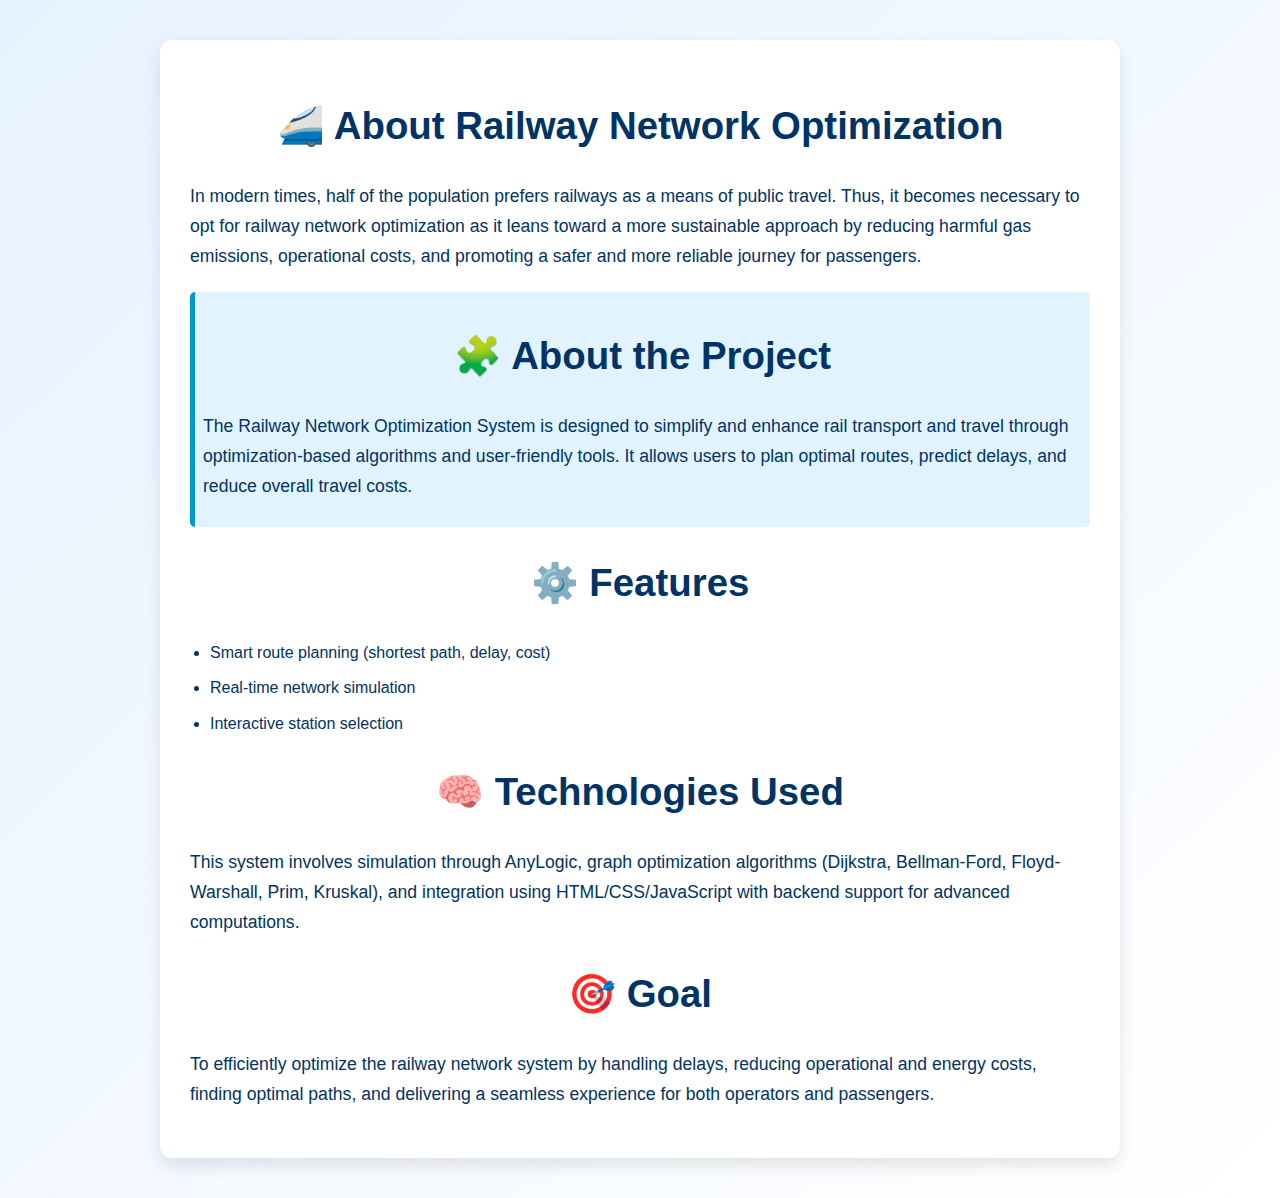
<file: FrontEnd/aboutsection.html>
<!DOCTYPE html>
<html lang="en">
<head>
    <meta charset="UTF-8">
    <title>📌 About</title>
    <link rel="stylesheet" href="styles1.css">
    <style>
        body {
            margin: 0;
            padding: 0;
            font-family: 'Segoe UI', sans-serif;
            background: linear-gradient(to bottom right, #e6f2ff, #ffffff);
            color: #003366;
        }

        nav {
            background-color: #003366;
            padding: 1em;
            text-align: center;
        }

        nav a {
            color: white;
            margin: 0 20px;
            text-decoration: none;
            font-weight: bold;
            font-size: 16px;
        }

        nav a:hover {
            text-decoration: underline;
        }

        #about {
            max-width: 900px;
            margin: 40px auto;
            background-color: #ffffff;
            padding: 30px;
            border-radius: 12px;
            box-shadow: 0 8px 16px rgba(0,0,0,0.1);
        }

        h1, h2, h3, h4, h5 {
            color: #003366;
            margin-top: 25px;
        }

        h1 {
            text-align: center;
            font-size: 2.4em;
        }

        ul {
            padding-left: 20px;
        }

        li {
            margin-bottom: 10px;
            line-height: 1.6;
        }

        p {
            line-height: 1.7;
            font-size: 1.1em;
            margin-top: 10px;
        }

        .highlight {
            background-color: #e0f3ff;
            padding: 8px;
            border-left: 5px solid #0099cc;
            margin-top: 20px;
            border-radius: 5px;
        }

        @media (max-width: 768px) {
            #about {
                margin: 20px;
                padding: 20px;
            }

            nav a {
                display: block;
                margin: 10px 0;
            }
        }
    </style>
</head>
<body>

    <!-- About Section -->
    <section id="about">
        <h1>🚄 About Railway Network Optimization</h1>
        <p>In modern times, half of the population prefers railways as a means of public travel. Thus, it becomes necessary to opt for railway network optimization as it leans toward a more sustainable approach by reducing harmful gas emissions, operational costs, and promoting a safer and more reliable journey for passengers.</p>

        <div class="highlight">
            <h1>🧩 About the Project</h1>
            <p>The Railway Network Optimization System is designed to simplify and enhance rail transport and travel through optimization-based algorithms and user-friendly tools. It allows users to plan optimal routes, predict delays, and reduce overall travel costs.</p>
        </div>

        <h1>⚙️ Features</h1>
        <ul>
            <li>Smart route planning (shortest path, delay, cost)</li>
            <li>Real-time network simulation</li>
            <li>Interactive station selection</li>
        </ul>

        <h1>🧠 Technologies Used</h1>
        <p>This system involves simulation through AnyLogic, graph optimization algorithms (Dijkstra, Bellman-Ford, Floyd-Warshall, Prim, Kruskal), and integration using HTML/CSS/JavaScript with backend support for advanced computations.</p>

        <h1>🎯 Goal</h1>
        <p>To efficiently optimize the railway network system by handling delays, reducing operational and energy costs, finding optimal paths, and delivering a seamless experience for both operators and passengers.</p>
    </section>
</body>
</html>
</file>
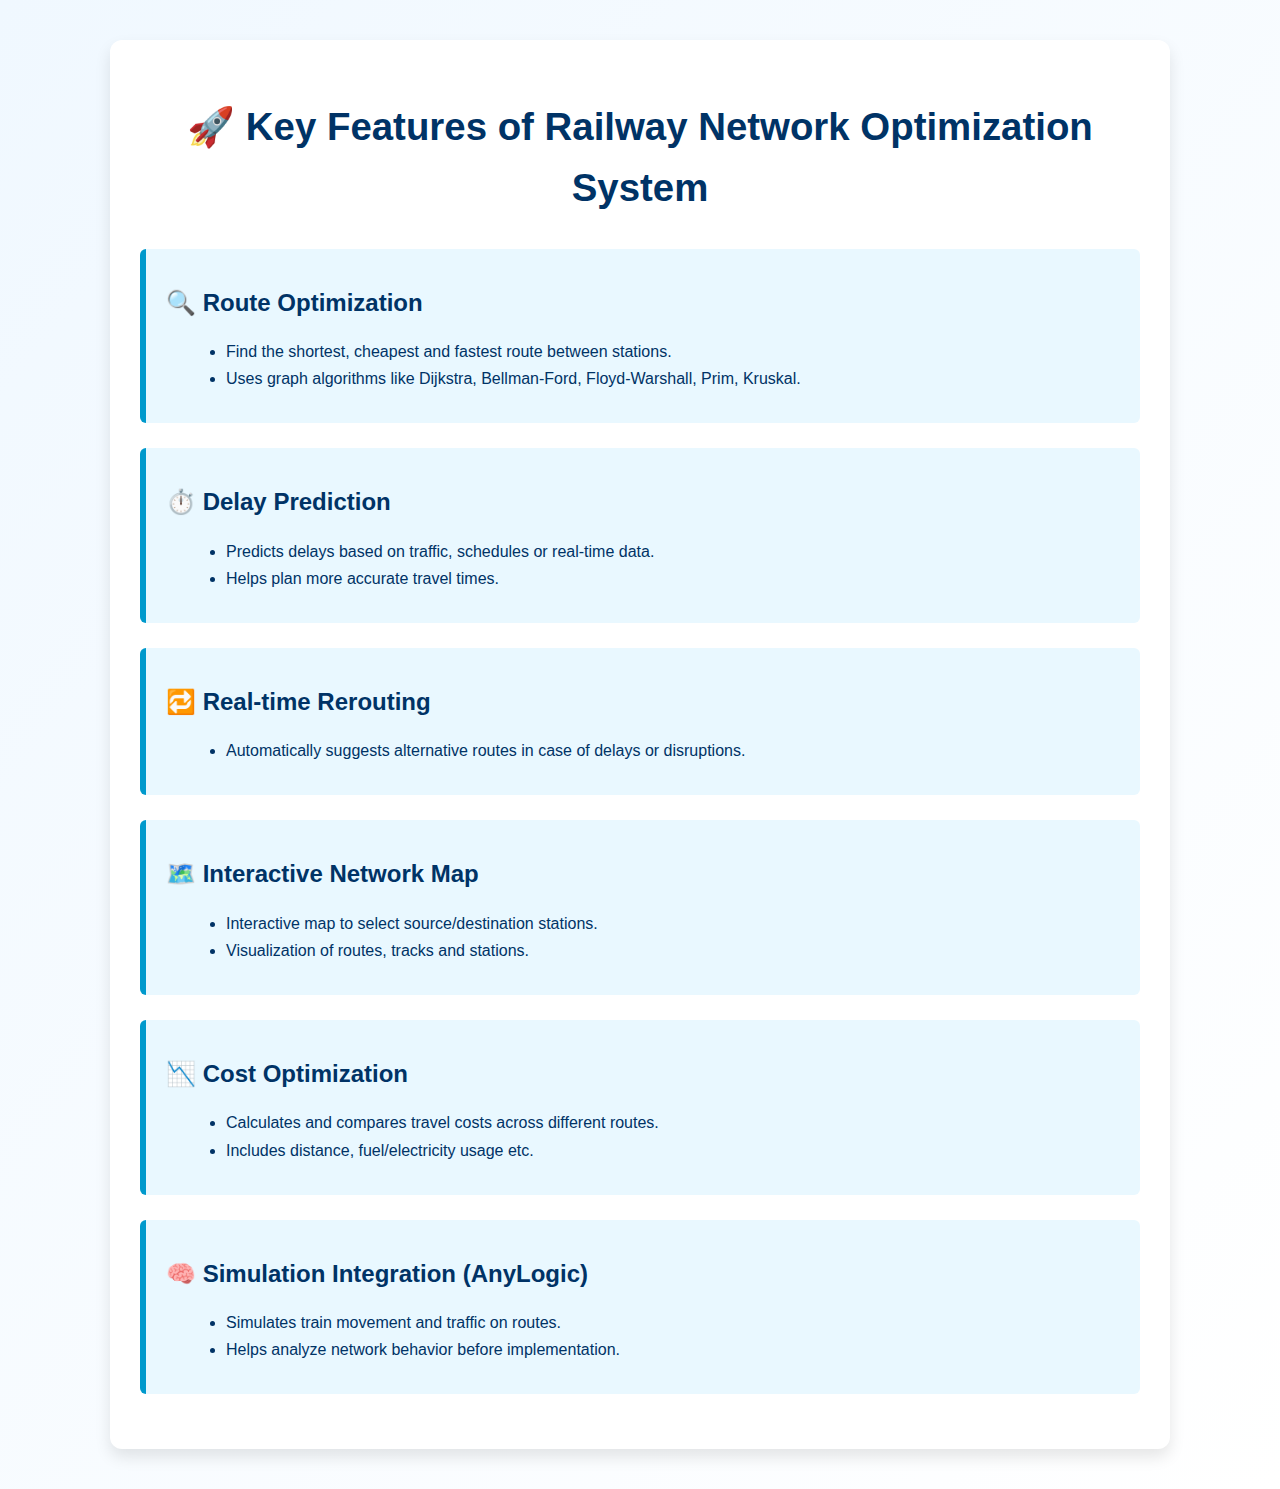
<file: FrontEnd/featuresection.html>
<!DOCTYPE html>
<html lang="en">
<head>
    <meta charset="UTF-8">
    <title>🚀 Features</title>
    <link rel="stylesheet" href="styles1.css">
    <style>
        body {
            margin: 0;
            padding: 0;
            font-family: 'Segoe UI', sans-serif;
            background: linear-gradient(to bottom right, #f0f8ff, #ffffff);
            color: #003366;
        }

        nav {
            background-color: #003366;
            padding: 1em;
            text-align: center;
        }

        nav a {
            color: white;
            margin: 0 20px;
            text-decoration: none;
            font-weight: bold;
            font-size: 16px;
        }

        nav a:hover {
            text-decoration: underline;
        }

        #features {
            max-width: 1000px;
            margin: 40px auto;
            background-color: #ffffff;
            padding: 30px;
            border-radius: 12px;
            box-shadow: 0 8px 16px rgba(0,0,0,0.1);
        }

        h1 {
            text-align: center;
            font-size: 2.4em;
            margin-bottom: 30px;
        }

        .feature-block {
            margin-bottom: 25px;
            padding: 15px 20px;
            border-left: 6px solid #0099cc;
            background-color: #e9f8ff;
            border-radius: 6px;
        }

        .feature-block h2,
        .feature-block h3,
        .feature-block h4,
        .feature-block h5,
        .feature-block h6 {
            margin-bottom: 10px;
            color: #003366;
        }

        .feature-block li {
            margin-left: 20px;
            line-height: 1.7;
        }

        @media (max-width: 768px) {
            #features {
                margin: 20px;
                padding: 20px;
            }

            nav a {
                display: block;
                margin: 10px 0;
            }
        }
    </style>
</head>
<body>


    <!-- Features Section -->
    <section id="features">
        <h1>🚀 Key Features of Railway Network Optimization System</h1>

        <div class="feature-block">
            <h2>🔍 Route Optimization</h2>
            <ul>
                <li>Find the shortest, cheapest and fastest route between stations.</li>
                <li>Uses graph algorithms like Dijkstra, Bellman-Ford, Floyd-Warshall, Prim, Kruskal.</li>
            </ul>
        </div>

        <div class="feature-block">
            <h2>⏱️ Delay Prediction</h2>
            <ul>
                <li>Predicts delays based on traffic, schedules or real-time data.</li>
                <li>Helps plan more accurate travel times.</li>
            </ul>
        </div>

        <div class="feature-block">
            <h2>🔁 Real-time Rerouting</h2>
            <ul>
                <li>Automatically suggests alternative routes in case of delays or disruptions.</li>
            </ul>
        </div>

        <div class="feature-block">
            <h2>🗺️ Interactive Network Map</h2>
            <ul>
                <li>Interactive map to select source/destination stations.</li>
                <li>Visualization of routes, tracks and stations.</li>
            </ul>
        </div>

        <div class="feature-block">
            <h2>📉 Cost Optimization</h2>
            <ul>
                <li>Calculates and compares travel costs across different routes.</li>
                <li>Includes distance, fuel/electricity usage etc.</li>
            </ul>
        </div>

        <div class="feature-block">
            <h2>🧠 Simulation Integration (AnyLogic)</h2>
            <ul>
                <li>Simulates train movement and traffic on routes.</li>
                <li>Helps analyze network behavior before implementation.</li>
            </ul>
        </div>

    </section>
</body>
</html>
</file>
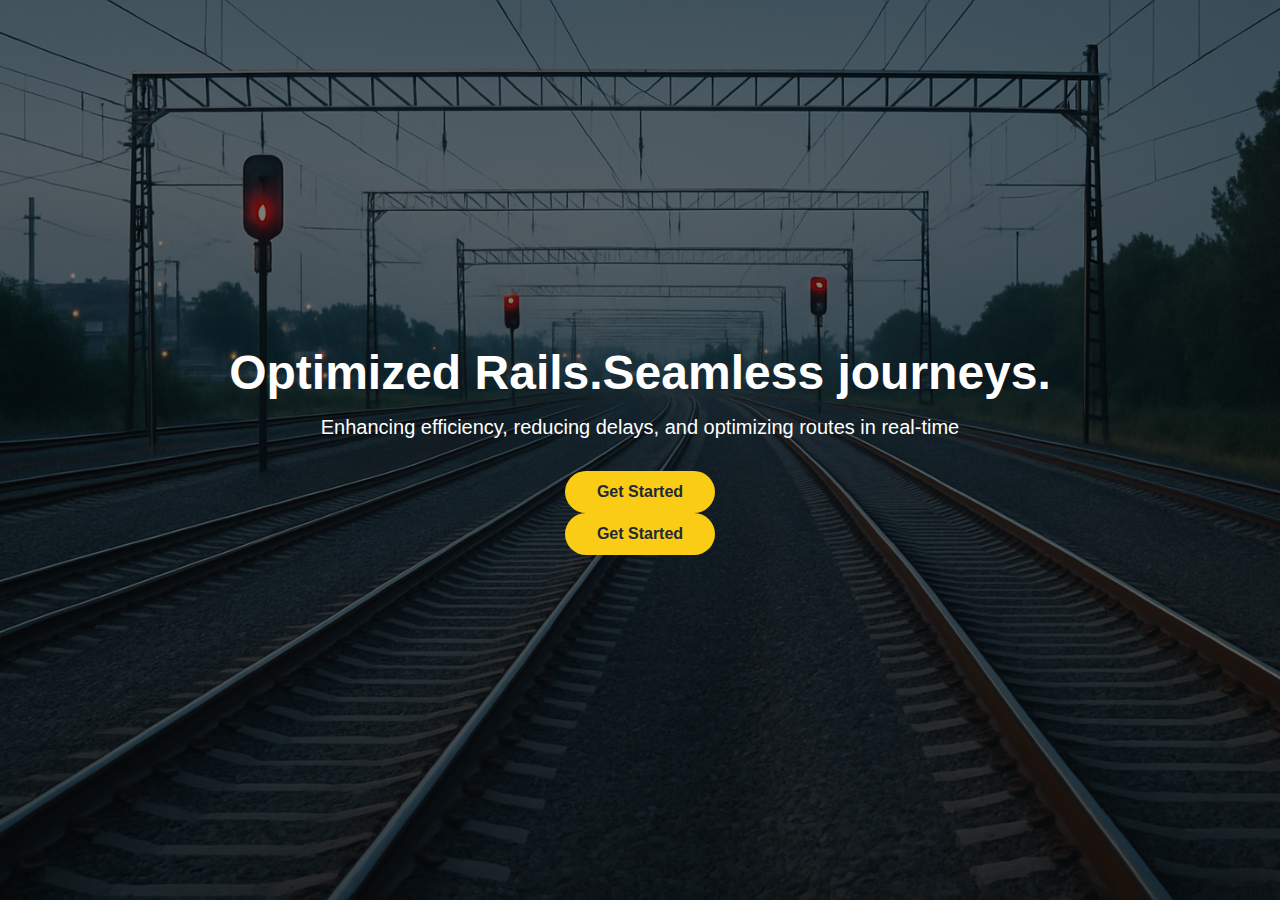
<file: FrontEnd/frontpage.html>
<!DOCTYPE html>
<html lang="en">
<head>
  <meta charset="UTF-8" />
  <meta name="viewport" content="width=device-width, initial-scale=1.0"/>
  <title>🚄Optimized Rails.Seamless journeys.</title>
  <link rel="stylesheet" href="frontpagestyles.css">
</head>
<body>
  <div class="container">
    <div class="overlay">
      <h1 class="title">Optimized Rails.Seamless journeys.</h1>
      <p class="subtitle">Enhancing efficiency, reducing delays, and optimizing routes in real-time</p>
      <a href="index.html" class="btn">Get Started</a>
      <a href=" login.html" class="btn">Get Started</a>
    </div>
  </div>

</body>
</html>
</file>
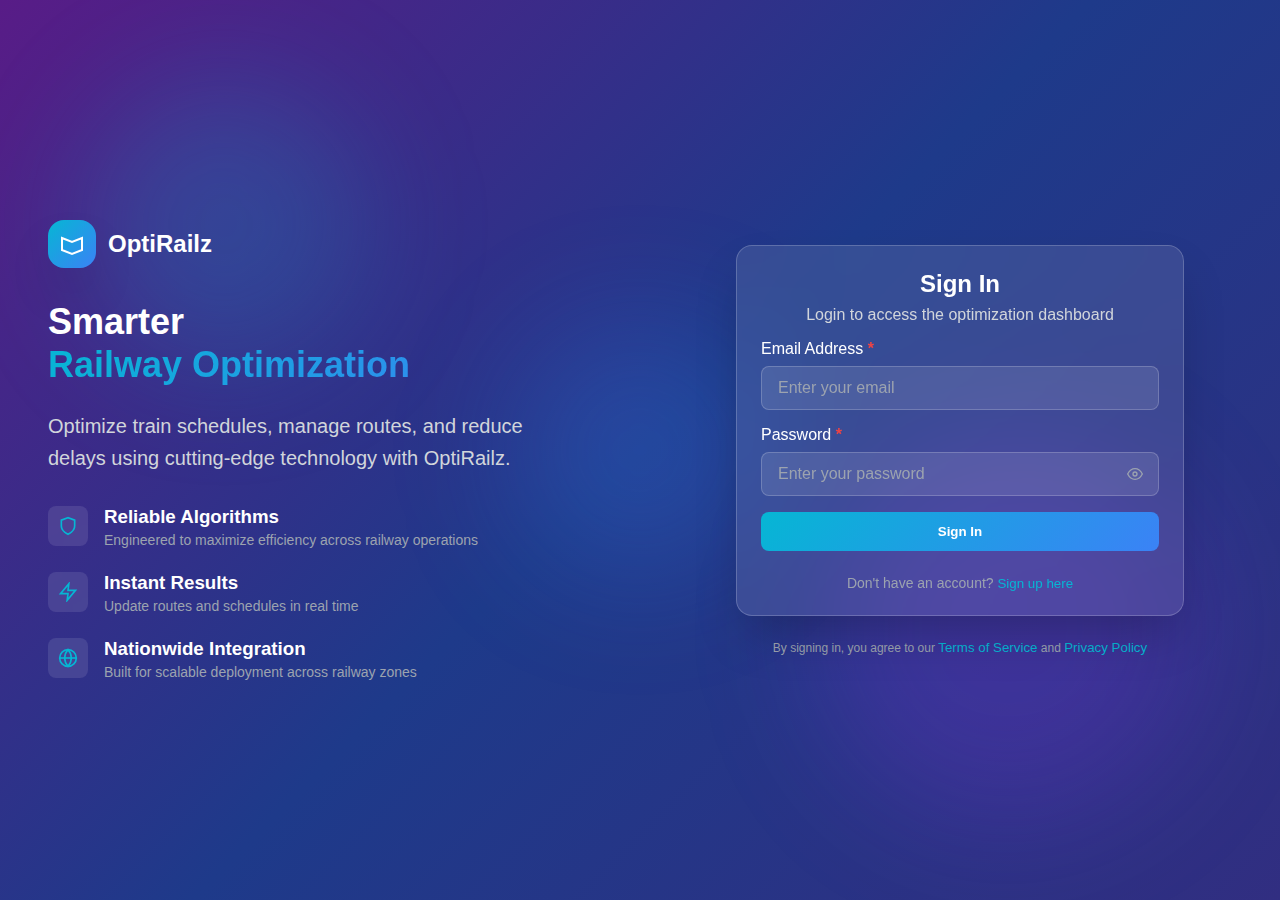
<file: FrontEnd/login.html>
<!DOCTYPE html>
<html lang="en">
<head>
    <meta charset="UTF-8">
    <meta name="viewport" content="width=device-width, initial-scale=1.0">
    <title>OptiRailz - Sign In</title>
    <link rel="stylesheet" href="./styles.css">
</head>
<body>
    <div class="min-h-screen bg-gradient">
        <!-- Animated Background Elements -->
        <div class="background-elements">
            <div class="bg-element bg-element-1"></div>
            <div class="bg-element bg-element-2"></div>
            <div class="bg-element bg-element-3"></div>
        </div>

        <div class="main-container">
            <!-- Left Side - Branding -->
            <div class="left-section">
                <div class="branding-content">
                    <div class="logo-section">
                        <div class="logo-icon">
                            <svg width="24" height="24" viewBox="0 0 24 24" fill="none" xmlns="http://www.w3.org/2000/svg">
                                <path d="M2 6l10 4 10-4v12l-10 4-10-4V6z" stroke="currentColor" stroke-width="2"/>
                            </svg>
                        </div>
                        <h1 class="logo-text">OptiRailz</h1>
                    </div>

                    <h2 class="main-heading">
                        Smarter
                        <span class="gradient-text">Railway Optimization</span>
                    </h2>

                    <p class="description">
                        Optimize train schedules, manage routes, and reduce delays using cutting-edge technology with OptiRailz.
                    </p>

                    <div class="features-list">
                        <div class="feature-item">
                            <div class="feature-icon">
                                <svg width="20" height="20" viewBox="0 0 24 24" fill="none" xmlns="http://www.w3.org/2000/svg">
                                    <path d="M12 22s8-4 8-10V5l-8-3-8 3v7c0 6 8 10 8 10z" stroke="currentColor" stroke-width="2"/>
                                </svg>
                            </div>
                            <div class="feature-content">
                                <h3>Reliable Algorithms</h3>
                                <p>Engineered to maximize efficiency across railway operations</p>
                            </div>
                        </div>

                        <div class="feature-item">
                            <div class="feature-icon">
                                <svg width="20" height="20" viewBox="0 0 24 24" fill="none" xmlns="http://www.w3.org/2000/svg">
                                    <polygon points="13,2 3,14 12,14 11,22 21,10 12,10 13,2" stroke="currentColor" stroke-width="2"/>
                                </svg>
                            </div>
                            <div class="feature-content">
                                <h3>Instant Results</h3>
                                <p>Update routes and schedules in real time</p>
                            </div>
                        </div>

                        <div class="feature-item">
                            <div class="feature-icon">
                                <svg width="20" height="20" viewBox="0 0 24 24" fill="none" xmlns="http://www.w3.org/2000/svg">
                                    <circle cx="12" cy="12" r="10" stroke="currentColor" stroke-width="2"/>
                                    <line x1="2" y1="12" x2="22" y2="12" stroke="currentColor" stroke-width="2"/>
                                    <path d="M12 2a15.3 15.3 0 0 1 4 10 15.3 15.3 0 0 1-4 10 15.3 15.3 0 0 1-4-10 15.3 15.3 0 0 1 4-10z" stroke="currentColor" stroke-width="2"/>
                                </svg>
                            </div>
                            <div class="feature-content">
                                <h3>Nationwide Integration</h3>
                                <p>Built for scalable deployment across railway zones</p>
                            </div>
                        </div>
                    </div>
                </div>
            </div>

            <!-- Right Side - Login Form -->
            <div class="right-section">
                <div class="form-container">
                    <!-- Mobile Logo -->
                    <div class="mobile-logo">
                        <div class="mobile-logo-icon">
                            <svg width="32" height="32" viewBox="0 0 24 24" fill="none" xmlns="http://www.w3.org/2000/svg">
                                <path d="M2 6l10 4 10-4v12l-10 4-10-4V6z" stroke="currentColor" stroke-width="2"/>
                            </svg>
                        </div>
                        <h1 class="mobile-logo-text">Welcome to OptiRailz</h1>
                    </div>

                    <div class="login-card">
                        <div class="card-header">
                            <h2 class="card-title">Sign In</h2>
                            <p class="card-subtitle">Login to access the optimization dashboard</p>
                        </div>

                        <div class="card-content">
                            <!-- Email Login Form Only -->
                            <div class="login-form active">
                                <form id="email-login-form">
                                    <div class="form-group required">
                                        <label for="email" class="form-label">Email Address</label>
                                        <input type="email" id="email" class="form-input" placeholder="Enter your email" required minlength="5">
                                    </div>

                                    <div class="form-group required">
                                        <label for="password" class="form-label">Password</label>
                                        <div class="password-input-container">
                                            <input type="password" id="password" class="form-input" placeholder="Enter your password" required minlength="6">
                                            <button type="button" id="toggle-password" class="password-toggle">
                                                <svg id="eye-icon" width="16" height="16" viewBox="0 0 24 24" fill="none" xmlns="http://www.w3.org/2000/svg">
                                                    <path d="M1 12s4-8 11-8 11 8 11 8-4 8-11 8-11-8-11-8z" stroke="currentColor" stroke-width="2"/>
                                                    <circle cx="12" cy="12" r="3" stroke="currentColor" stroke-width="2"/>
                                                </svg>
                                                <svg id="eye-off-icon" width="16" height="16" viewBox="0 0 24 24" fill="none" xmlns="http://www.w3.org/2000/svg" style="display: none;">
                                                    <path d="M17.94 17.94A10.07 10.07 0 0 1 12 20c-7 0-11-8-11-8a18.45 18.45 0 0 1 5.06-5.94M9.9 4.24A9.12 9.12 0 0 1 12 4c7 0 11 8 11 8a18.5 18.5 0 0 1-2.16 3.19m-6.72-1.07a3 3 0 1 1-4.24-4.24" stroke="currentColor" stroke-width="2"/>
                                                    <line x1="1" y1="1" x2="23" y2="23" stroke="currentColor" stroke-width="2"/>
                                                </svg>
                                            </button>
                                        </div>
                                    </div>

                                    <button type="submit" id="email-submit" class="submit-btn">
                                        <div class="btn-content">
                                            <span>Sign In</span>
                                        </div>
                                    </button>
                                </form>
                            </div>

                            <div class="signup-link">
                                <p>Don't have an account? <button id="signup-btn" class="link-btn">Sign up here</button></p>
                            </div>
                        </div>
                    </div>

                    <div class="registration-status">
                        <div id="user-count" class="user-count" style="display: none;">
                            <svg width="16" height="16" viewBox="0 0 24 24" fill="none" xmlns="http://www.w3.org/2000/svg">
                                <path d="M16 21v-2a4 4 0 0 0-4-4H6a4 4 0 0 0-4 4v2" stroke="currentColor" stroke-width="2"/>
                                <circle cx="9" cy="7" r="4" stroke="currentColor" stroke-width="2"/>
                                <line x1="19" y1="8" x2="19" y2="14" stroke="currentColor" stroke-width="2"/>
                                <line x1="22" y1="11" x2="16" y2="11" stroke="currentColor" stroke-width="2"/>
                            </svg>
                            <span id="user-count-text">0 users registered</span>
                        </div>
                    </div>

                    <div class="terms-text">
                        <p>By signing in, you agree to our <button class="link-btn">Terms of Service</button> and <button class="link-btn">Privacy Policy</button></p>
                    </div>
                </div>
            </div>
        </div>
    </div>

    <div id="toast" class="toast">
        <div class="toast-content">
            <div class="toast-icon"></div>
            <div class="toast-text">
                <div class="toast-title"></div>
                <div class="toast-description"></div>
            </div>
        </div>
    </div>

    <div id="signup-modal" class="modal">
        <div class="modal-content">
            <div class="modal-header">
                <h2>Create Your Account</h2>
                <button id="close-modal" class="close-btn">&times;</button>
            </div>
            <div class="modal-body">
                <form id="signup-form">
                    <div class="form-group required">
                        <label for="signup-name" class="form-label">Full Name</label>
                        <input type="text" id="signup-name" class="form-input" placeholder="Enter your full name" required minlength="2">
                    </div>
                    <div class="form-group required">
                        <label for="signup-email" class="form-label">Email Address</label>
                        <input type="email" id="signup-email" class="form-input" placeholder="Enter your email" required>
                    </div>
                    <div class="form-group required">
                        <label for="signup-password" class="form-label">Password</label>
                        <input type="password" id="signup-password" class="form-input" placeholder="Create a password" required minlength="6">
                    </div>
                    <div class="form-group required">
                        <label for="signup-confirm-password" class="form-label">Confirm Password</label>
                        <input type="password" id="signup-confirm-password" class="form-input" placeholder="Confirm your password" required minlength="6">
                    </div>
                    <button type="submit" class="submit-btn">
                        <div class="btn-content">
                            <span>Create Account</span>
                        </div>
                    </button>
                </form>
            </div>
        </div>
    </div>

    <script src="./script2.js"></script>
</body>
</html>
</file>
<file: styles1.css>
/* Base styling */
:root {
    --primary-color: #2c3e50;
    --secondary-color: #3498db;
    --accent-color: #e74c3c;
    --background-color: #d8e0e9;
    --text-color: #2c3e50;
    --card-shadow: 0 4px 6px rgba(0, 0, 0, 0.1);
    --transition: all 0.3s ease;
}

body {
  font-family: Arial, sans-serif;
  margin: 20px;
  background-color: #ffffff; /* Changed from #f9fafb to white */
  color: #333;
  display: flex;
  flex-direction: column;
  align-items: center; /* Centers content horizontally */
}

/* Header and Navigation */
.navbar {
    display: flex;
    justify-content: space-between;
    align-items: center;
    background-color: var(--primary-color);
    padding: 1rem 2rem;
    position: sticky;
    top: 0;
    z-index: 1000;
    box-shadow: var(--card-shadow);
}

.logo {
    font-size: 2rem;
    font-weight: bold;
    color: white;
    text-decoration: none;
    transition: var(--transition);
}

.logo:hover {
    color: var(--secondary-color);
}

.nav-links {
    display: flex;
    gap: 1.5rem;
}

.nav-links a {
    color: white;
    text-decoration: none;
    font-weight: 500;
    padding: 0.5rem 1rem;
    border-radius: 4px;
    transition: var(--transition);
}

.nav-links a:hover {
    background-color: var(--secondary-color);
    color: white;
}

/* Section Containers */
.section-container {
    max-width: 1200px;
    margin: 2rem auto;
    padding: 2rem;
    background-color: white;
    border-radius: 12px;
    box-shadow: var(--card-shadow);
}

.section-container h2 {
    color: var(--primary-color);
    font-size: 2.5rem;
    margin-bottom: 1.5rem;
    text-align: center;
}

/* Hero Section */
.heading-row {
    display: flex;
    justify-content: space-between;
    align-items: center;
    gap: 2rem;
    margin: 2rem 0;
}

.heading-text {
    font-size: 3.5rem;
    line-height: 1.2;
    color: var(--primary-color);
    margin: 0;
}

.heading-image {
    max-width: 400px;
    height: auto;
    border-radius: 12px;
    box-shadow: var(--card-shadow);
}

/* Feature Cards */
.image-container {
    display: grid;
    grid-template-columns: repeat(auto-fit, minmax(250px, 1fr));
    gap: 2rem;
    margin-top: 3rem;
}

.image-item {
    background-color: white;
    border-radius: 12px;
    padding: 1.5rem;
    text-align: center;
    box-shadow: var(--card-shadow);
    transition: var(--transition);
    text-decoration: none;
    color: var(--text-color);
}

.image-item:hover {
    transform: translateY(-5px);
    box-shadow: 0 6px 12px rgba(0, 0, 0, 0.15);
}

.image-item img {
    width: 80px;
    height: 80px;
    margin-bottom: 1rem;
}

.image-item h3 {
    font-size: 1.5rem;
    margin-bottom: 1rem;
    color: var(--primary-color);
}

.image-item p {
    color: #666;
    font-size: 1rem;
    line-height: 1.5;
}

/* Buttons */
button {
    background-color: var(--secondary-color);
    color: white;
    border: none;
    padding: 0.8rem 1.5rem;
    border-radius: 6px;
    font-size: 1rem;
    font-weight: 500;
    cursor: pointer;
    transition: var(--transition);
}

button:hover {
    background-color: #2980b9;
    transform: translateY(-2px);
}

/* Form Elements */
.form-container {
    display: grid;
    grid-template-columns: repeat(auto-fit, minmax(300px, 1fr));
    gap: 1.5rem;
    margin-top: 2rem;
}

.form-group {
    display: flex;
    flex-direction: column;
    gap: 0.5rem;
}

.form-group label {
    font-weight: 500;
    color: var(--primary-color);
}

.form-group select,
.form-group input {
    padding: 0.8rem;
    border: 1px solid #ddd;
    border-radius: 6px;
    font-size: 1rem;
    transition: var(--transition);
}

.form-group select:focus,
.form-group input:focus {
    border-color: var(--secondary-color);
    outline: none;
    box-shadow: 0 0 0 2px rgba(52, 152, 219, 0.2);
}

/* API Results Styling */
.schedule-list, .weather-info, .stations-list {
    background-color: white;
    border-radius: 12px;
    padding: 1.5rem;
    margin-top: 1.5rem;
    box-shadow: var(--card-shadow);
}

.station-item {
    border-bottom: 1px solid #eee;
    padding: 1rem 0;
    margin-bottom: 1rem;
}

.station-item:last-child {
    border-bottom: none;
    margin-bottom: 0;
}

.station-item strong {
    color: var(--primary-color);
    font-size: 1.2rem;
    display: block;
    margin-bottom: 0.5rem;
}

.station-item p {
    margin: 0.5rem 0;
    color: #666;
}

.weather-info p {
    margin: 0.8rem 0;
    padding: 1rem;
    background-color: var(--background-color);
    border-radius: 8px;
}

.weather-info strong {
    color: var(--primary-color);
}

#map-result, #optimization-result {
    margin-top: 1.5rem;
    padding: 1.5rem;
    background-color: white;
    border-radius: 12px;
    box-shadow: var(--card-shadow);
}

#map-result h3, #optimization-result h3 {
    color: var(--primary-color);
    margin-top: 0;
    margin-bottom: 1rem;
}

/* Map Container */
#map {
    width: 100%;
    height: 400px;
    border-radius: 12px;
    margin: 1rem 0;
    box-shadow: var(--card-shadow);
}

/* Footer */
footer {
    background-color: var(--primary-color);
    color: white;
    padding: 2rem 0;
    margin-top: 4rem;
}

footer .container {
    max-width: 1200px;
    margin: 0 auto;
    padding: 0 2rem;
    text-align: center;
}

footer a {
    color: var(--secondary-color);
    text-decoration: none;
    transition: var(--transition);
}

footer a:hover {
    color: #fff;
}

/* Responsive Design */
@media (max-width: 768px) {
    .navbar {
        flex-direction: column;
        padding: 1rem;
    }

    .nav-links {
        flex-direction: column;
        width: 100%;
        text-align: center;
        margin-top: 1rem;
    }

    .heading-row {
        flex-direction: column;
        text-align: center;
    }

    .heading-text {
        font-size: 2.5rem;
    }

    .heading-image {
        max-width: 100%;
    }

    .section-container {
        padding: 1rem;
        margin: 1rem;
    }
}

/* Loading States */
.loading {
    display: inline-block;
    width: 20px;
    height: 20px;
    border: 3px solid rgba(255,255,255,.3);
    border-radius: 50%;
    border-top-color: white;
    animation: spin 1s ease-in-out infinite;
}

@keyframes spin {
    to { transform: rotate(360deg); }
}

/* Error States */
.error-message {
    background-color: #fee2e2;
    color: #dc2626;
    padding: 1rem;
    border-radius: 8px;
    margin: 1rem 0;
}

/* Success States */
.success-message {
    background-color: #dcfce7;
    color: #16a34a;
    padding: 1rem;
    border-radius: 8px;
    margin: 1rem 0;
}

/* Additional Button Styles */
.action-button {
    display: flex;
    align-items: center;
    justify-content: center;
    gap: 0.5rem;
    width: 100%;
    background-color: var(--secondary-color);
    color: white;
    padding: 1rem;
    border-radius: 8px;
    font-weight: 500;
    transition: var(--transition);
}

.action-button:hover {
    background-color: #2980b9;
    transform: translateY(-2px);
}

.button-icon {
    font-size: 1.2rem;
}

.cta-button {
    background-color: var(--accent-color);
    color: white;
    padding: 1rem 2rem;
    font-size: 1.2rem;
    border-radius: 8px;
    margin-top: 1.5rem;
    transition: var(--transition);
}

.cta-button:hover {
    background-color: #c0392b;
    transform: translateY(-2px);
}

/* Subtitle */
.subtitle {
    font-size: 1.2rem;
    color: #666;
    margin: 1rem 0;
    line-height: 1.6;
}

/* API Grid */
.api-grid {
    display: grid;
    grid-template-columns: repeat(auto-fit, minmax(250px, 1fr));
    gap: 1.5rem;
    margin-top: 2rem;
}

.api-card {
    background-color: white;
    padding: 1.5rem;
    border-radius: 12px;
    box-shadow: var(--card-shadow);
    transition: var(--transition);
}

.api-card:hover {
    transform: translateY(-5px);
    box-shadow: 0 6px 12px rgba(0, 0, 0, 0.15);
}

.api-card h3 {
    color: var(--primary-color);
    margin-bottom: 0.5rem;
}

.api-card p {
    color: #666;
    margin-bottom: 1rem;
}

.api-link {
    display: inline-block;
    color: var(--secondary-color);
    text-decoration: none;
    font-weight: 500;
    transition: var(--transition);
}

.api-link:hover {
    color: #2980b9;
    text-decoration: underline;
}

/* Results Container */
.results-container {
    background-color: white;
    padding: 2rem;
    border-radius: 12px;
    box-shadow: var(--card-shadow);
    min-height: 200px;
}

.placeholder-text {
    color: #666;
    text-align: center;
    font-style: italic;
}

/* Social Links */
.social-links {
    display: flex;
    justify-content: center;
    gap: 1.5rem;
    margin-top: 1rem;
}

.social-links a {
    color: var(--secondary-color);
    text-decoration: none;
    transition: var(--transition);
}

.social-links a:hover {
    color: white;
}

/* Loading Animation */
@keyframes pulse {
    0% { transform: scale(1); }
    50% { transform: scale(1.05); }
    100% { transform: scale(1); }
}

.loading-pulse {
    animation: pulse 1.5s infinite;
}

/* Responsive Adjustments */
@media (max-width: 480px) {
    .heading-text {
        font-size: 2rem;
    }

    .subtitle {
        font-size: 1rem;
    }

    .api-grid {
        grid-template-columns: 1fr;
    }

    .social-links {
        flex-direction: column;
        align-items: center;
        gap: 1rem;
    }
}

/* Accessibility Improvements */
:focus {
    outline: 3px solid var(--secondary-color);
    outline-offset: 2px;
}

.skip-link {
    position: absolute;
    top: -40px;
    left: 0;
    background: var(--primary-color);
    color: white;
    padding: 8px;
    z-index: 100;
}

.skip-link:focus {
    top: 0;
}

/* Print Styles */
@media print {
    .navbar,
    .action-button,
    .cta-button {
        display: none;
    }

    .section-container {
        box-shadow: none;
        border: 1px solid #ddd;
    }
}
svg {
  background: url('map.png') no-repeat center center;
  background-size: cover;
}
</file>
<file: FrontEnd/styles1.css>
/* Base styling */
:root {
    --primary-color: #2c3e50;
    --secondary-color: #3498db;
    --accent-color: #e74c3c;
    --background-color: #f8f9fa;
    --text-color: #2c3e50;
    --card-shadow: 0 4px 6px rgba(0, 0, 0, 0.1);
    --transition: all 0.3s ease;
}

body {
    font-family: 'DM Serif Text', serif;
    margin: 0;
    padding: 0;
    background: linear-gradient(135deg, #581c87 0%, #1e3a8a 50%, #312e81 100%);
    color: var(--text-color);
    line-height: 1.6;
}

/* Header and Navigation */
.navbar {
    display: flex;
    justify-content: space-between;
    align-items: center;
    background-color: var(--primary-color);
    padding: 1rem 2rem;
    position: sticky;
    top: 0;
    z-index: 1000;
    box-shadow: var(--card-shadow);
}

.logo {
    font-size: 2rem;
    font-weight: bold;
    color: white;
    text-decoration: none;
    transition: var(--transition);
}

.logo:hover {
    color: var(--secondary-color);
}

.nav-links {
    display: flex;
    gap: 1.5rem;
}

.nav-links a {
    color: white;
    text-decoration: none;
    font-weight: 500;
    padding: 0.5rem 1rem;
    border-radius: 4px;
    transition: var(--transition);
}

.nav-links a:hover {
    background-color: var(--secondary-color);
    color: white;
}

/* Section Containers */
.section-container {
    max-width: 1200px;
    margin: 2rem auto;
    padding: 2rem;
    background: linear-gradient(135deg, #4b1971 15%, #182e6b 50%, #312e81 100%);
    border-radius: 12px;
    box-shadow: var(--card-shadow);
}

.section-container h2 {
    color: #ffffff;
    font-size: 2.5rem;
    margin-bottom: 1.5rem;
    text-align: center;
}

/* Hero Section */
.heading-row {
    display: flex;
    justify-content: space-between;
    align-items: center;
    gap: 2rem;
    margin: 2rem 0;
}

.heading-text {
    font-size: 3.5rem;
    line-height: 1.2;
    color: var(--primary-color);
    margin: 0;
}

.heading-image {
    max-width: 400px;
    height: auto;
    border-radius: 12px;
    box-shadow: var(--card-shadow);
}

/* Feature Cards */
.image-container {
    display: grid;
    grid-template-columns: repeat(auto-fit, minmax(250px, 1fr));
    gap: 2rem;
    margin-top: 3rem;
}

.image-item {
    background-color: white;
    border-radius: 12px;
    padding: 1.5rem;
    text-align: center;
    box-shadow: var(--card-shadow);
    transition: var(--transition);
    text-decoration: none;
    color: var(--text-color);
}

.image-item:hover {
    transform: translateY(-5px);
    box-shadow: 0 6px 12px rgba(0, 0, 0, 0.15);
}

.image-item img {
    width: 80px;
    height: 80px;
    margin-bottom: 1rem;
}

.image-item h3 {
    font-size: 1.5rem;
    margin-bottom: 1rem;
    color: var(--primary-color);
}

.image-item p {
    color: #666;
    font-size: 1rem;
    line-height: 1.5;
}

/* Buttons */
button {
    background-color: var(--secondary-color);
    color: white;
    border: none;
    padding: 0.8rem 1.5rem;
    border-radius: 6px;
    font-size: 1rem;
    font-weight: 500;
    cursor: pointer;
    transition: var(--transition);
}

button:hover {
    background-color: #2980b9;
    transform: translateY(-2px);
}

/* Form Elements */
.form-container {
    display: grid;
    grid-template-columns: repeat(auto-fit, minmax(300px, 1fr));
    gap: 1.5rem;
    margin-top: 2rem;
}

.form-group {
    display: flex;
    flex-direction: column;
    gap: 0.5rem;
}

.form-group label {
    font-weight: 500;
    color: #ffffff;
}

.form-group select,
.form-group input {
    padding: 0.8rem;
    border: 1px solid #ddd;
    border-radius: 6px;
    font-size: 1rem;
    transition: var(--transition);
}

.form-group select:focus,
.form-group input:focus {
    border-color: var(--secondary-color);
    outline: none;
    box-shadow: 0 0 0 2px rgba(52, 152, 219, 0.2);
}

/* API Results Styling */
.schedule-list, .weather-info, .stations-list {
    background-color: white;
    border-radius: 12px;
    padding: 1.5rem;
    margin-top: 1.5rem;
    box-shadow: var(--card-shadow);
}

.station-item {
    border-bottom: 1px solid #eee;
    padding: 1rem 0;
    margin-bottom: 1rem;
}

.station-item:last-child {
    border-bottom: none;
    margin-bottom: 0;
}

.station-item strong {
    color: var(--primary-color);
    font-size: 1.2rem;
    display: block;
    margin-bottom: 0.5rem;
}

.station-item p {
    margin: 0.5rem 0;
    color: #666;
}

.weather-info p {
    margin: 0.8rem 0;
    padding: 1rem;
    background-color: var(--background-color);
    border-radius: 8px;
}

.weather-info strong {
    color: var(--primary-color);
}

#map-result, #optimization-result {
    margin-top: 1.5rem;
    padding: 1.5rem;
    background-color: white;
    border-radius: 12px;
    box-shadow: var(--card-shadow);
}

#map-result h3, #optimization-result h3 {
    color: var(--primary-color);
    margin-top: 0;
    margin-bottom: 1rem;
}

/* Map Container */
#map {
    width: 100%;
    height: 400px;
    border-radius: 12px;
    margin: 1rem 0;
    box-shadow: var(--card-shadow);
}

/* Footer */
footer {
    background-color: var(--primary-color);
    color: white;
    padding: 2rem 0;
    margin-top: 4rem;
}

footer .container {
    max-width: 1200px;
    margin: 0 auto;
    padding: 0 2rem;
    text-align: center;
}

footer a {
    color: var(--secondary-color);
    text-decoration: none;
    transition: var(--transition);
}

footer a:hover {
    color: #fff;
}

/* Responsive Design */
@media (max-width: 768px) {
    .navbar {
        flex-direction: column;
        padding: 1rem;
    }

    .nav-links {
        flex-direction: column;
        width: 100%;
        text-align: center;
        margin-top: 1rem;
    }

    .heading-row {
        flex-direction: column;
        text-align: center;
    }

    .heading-text {
        font-size: 2.5rem;
    }

    .heading-image {
        max-width: 100%;
    }

    .section-container {
        padding: 1rem;
        margin: 1rem;
    }
}

/* Loading States */
.loading {
    display: inline-block;
    width: 20px;
    height: 20px;
    border: 3px solid rgba(255,255,255,.3);
    border-radius: 50%;
    border-top-color: white;
    animation: spin 1s ease-in-out infinite;
}

@keyframes spin {
    to { transform: rotate(360deg); }
}

/* Error States */
.error-message {
    background-color: #fee2e2;
    color: #dc2626;
    padding: 1rem;
    border-radius: 8px;
    margin: 1rem 0;
}

/* Success States */
.success-message {
    background-color: #dcfce7;
    color: #16a34a;
    padding: 1rem;
    border-radius: 8px;
    margin: 1rem 0;
}

/* Additional Button Styles */
.action-button {
    display: flex;
    align-items: center;
    justify-content: center;
    gap: 0.5rem;
    width: 100%;
    background-color: var(--secondary-color);
    color: white;
    padding: 1rem;
    border-radius: 8px;
    font-weight: 500;
    transition: var(--transition);
}

.action-button:hover {
    background-color: #2980b9;
    transform: translateY(-2px);
}

.button-icon {
    font-size: 1.2rem;
}

.cta-button {
    background-color: var(--accent-color);
    color: white;
    padding: 1rem 2rem;
    font-size: 1.2rem;
    border-radius: 8px;
    margin-top: 1.5rem;
    transition: var(--transition);
}

.cta-button:hover {
    background-color: #c0392b;
    transform: translateY(-2px);
}

/* Subtitle */
.subtitle {
    font-size: 1.2rem;
    color: #ffffff;
    margin: 1rem 0;
    line-height: 1.6;
}

/* API Grid */
.api-grid {
    display: grid;
    grid-template-columns: repeat(auto-fit, minmax(250px, 1fr));
    gap: 1.5rem;
    margin-top: 2rem;
}

.api-card {
    background-color: white;
    padding: 1.5rem;
    border-radius: 12px;
    box-shadow: var(--card-shadow);
    transition: var(--transition);
}

.api-card:hover {
    transform: translateY(-5px);
    box-shadow: 0 6px 12px rgba(0, 0, 0, 0.15);
}

.api-card h3 {
    color: var(--primary-color);
    margin-bottom: 0.5rem;
}

.api-card p {
    color: #666;
    margin-bottom: 1rem;
}

.api-link {
    display: inline-block;
    color: var(--secondary-color);
    text-decoration: none;
    font-weight: 500;
    transition: var(--transition);
}

.api-link:hover {
    color: #2980b9;
    text-decoration: underline;
}

/* Results Container */
.results-container {
    background-color: white;
    padding: 2rem;
    border-radius: 12px;
    box-shadow: var(--card-shadow);
    min-height: 200px;
}

.placeholder-text {
    color: #666;
    text-align: center;
    font-style: italic;
}

/* Social Links */
.social-links {
    display: flex;
    justify-content: center;
    gap: 1.5rem;
    margin-top: 1rem;
}

.social-links a {
    color: var(--secondary-color);
    text-decoration: none;
    transition: var(--transition);
}

.social-links a:hover {
    color: white;
}

/* Loading Animation */
@keyframes pulse {
    0% { transform: scale(1); }
    50% { transform: scale(1.05); }
    100% { transform: scale(1); }
}

.loading-pulse {
    animation: pulse 1.5s infinite;
}

/* Responsive Adjustments */
@media (max-width: 480px) {
    .heading-text {
        font-size: 2rem;
    }

    .subtitle {
        font-size: 1rem;
    }

    .api-grid {
        grid-template-columns: 1fr;
    }

    .social-links {
        flex-direction: column;
        align-items: center;
        gap: 1rem;
    }
}

/* Accessibility Improvements */
:focus {
    outline: 3px solid var(--secondary-color);
    outline-offset: 2px;
}

.skip-link {
    position: absolute;
    top: -40px;
    left: 0;
    background: var(--primary-color);
    color: white;
    padding: 8px;
    z-index: 100;
}

.skip-link:focus {
    top: 0;
}

/* Print Styles */
@media print {
    .navbar,
    .action-button,
    .cta-button {
        display: none;
    }

    .section-container {
        box-shadow: none;
        border: 1px solid #ddd;
    }
}
</file>
<file: frontpagestyles.css>
* {
    margin: 0;
    padding: 0;
    box-sizing: border-box;
  }
  
  body, html {
    height: 100%;
    font-family: 'Segoe UI', Tahoma, Geneva, Verdana, sans-serif;
  }
  
  .container {
    background: url('rail.png') no-repeat center center/cover;
    height: 100vh;
    position: relative;
  }
  
  .overlay {
    background-color: rgba(0, 0, 0, 0.5);
    height: 100%;
    display: flex;
    flex-direction: column;
    align-items: center;
    justify-content: center;
    color: white;
    text-align: center;
    padding: 20px;
  }
  
  .title {
    font-size: 3rem;
    font-weight: bold;
    margin-bottom: 1rem;
  }
  
  .subtitle {
    font-size: 1.25rem;
    margin-bottom: 2rem;
  }
  .btn {
    background-color: #facc15;
    color: #1f2937;
    padding: 0.75rem 2rem;
    text-decoration: none;
    border-radius: 9999px;
    font-weight: 600;
    font-size: 1rem;
    transition: background 0.3s ease;
  }
  .btn:hover {
    background-color: #fde047;
  }
</file>
<file: styles.css>
body {
    font-family: 'Roboto', sans-serif;
    margin: 0;
    padding: 0;
    background-color: #f5f5fe;
}

header {
    background-color: #333;
    color: white;
    text-align: center;
    padding: 20px;
}
nav a {
        color: rgb(247, 243, 243);
        padding: 14px 20px;
        text-decoration: none;
        text-align: center;
    }
</file>
<file: FrontEnd/frontpagestyles.css>
* {
    margin: 0;
    padding: 0;
    box-sizing: border-box;
  }
  
  body, html {
    height: 100%;
    font-family: 'Segoe UI', Tahoma, Geneva, Verdana, sans-serif;
  }
  
  .container {
    background: url('rail.png') no-repeat center center/cover;
    height: 100vh;
    position: relative;
  }
  
  .overlay {
    background-color: rgba(0, 0, 0, 0.5);
    height: 100%;
    display: flex;
    flex-direction: column;
    align-items: center;
    justify-content: center;
    color: white;
    text-align: center;
    padding: 20px;
  }
  
  .title {
    font-size: 3rem;
    font-weight: bold;
    margin-bottom: 1rem;
  }
  
  .subtitle {
    font-size: 1.25rem;
    margin-bottom: 2rem;
  }
  .btn {
    background-color: #facc15;
    color: #1f2937;
    padding: 0.75rem 2rem;
    text-decoration: none;
    border-radius: 9999px;
    font-weight: 600;
    font-size: 1rem;
    transition: background 0.3s ease;
  }
  .btn:hover {
    background-color: #fde047;
  }
</file>
<file: FrontEnd/styles.css>
* {
    margin: 0;
    padding: 0;
    box-sizing: border-box;
}

body {
    font-family: -apple-system, BlinkMacSystemFont, 'Segoe UI', Roboto, sans-serif;
    overflow-x: hidden;
}

.min-h-screen {
    min-height: 100vh;
}

.bg-gradient {
    background: linear-gradient(135deg, #581c87 0%, #1e3a8a 50%, #312e81 100%);
    position: relative;
}

/* Animated Background Elements */
.background-elements {
    position: absolute;
    inset: 0;
    pointer-events: none;
}

.bg-element {
    position: absolute;
    border-radius: 50%;
    filter: blur(60px);
}

.bg-element-1 {
    top: 80px;
    left: 80px;
    width: 288px;
    height: 288px;
    background: rgba(6, 182, 212, 0.2);
    animation: pulse-bg 3s ease-in-out infinite;
}

.bg-element-2 {
    bottom: 80px;
    right: 80px;
    width: 384px;
    height: 384px;
    background: rgba(147, 51, 234, 0.2);
    animation: pulse-bg 3s ease-in-out infinite 1s;
}

.bg-element-3 {
    top: 50%;
    left: 50%;
    transform: translate(-50%, -50%);
    width: 256px;
    height: 256px;
    background: rgba(59, 130, 246, 0.2);
    animation: pulse-bg 3s ease-in-out infinite 0.5s;
}

@keyframes pulse-bg {
    0%, 100% {
        opacity: 0.4;
        transform: scale(1);
    }
    50% {
        opacity: 0.6;
        transform: scale(1.1);
    }
}

.main-container {
    position: relative;
    z-index: 10;
    display: flex;
    min-height: 100vh;
}

/* Left Section */
.left-section {
    display: none;
    width: 50%;
    flex-direction: column;
    justify-content: center;
    padding: 0 48px;
}

@media (min-width: 1024px) {
    .left-section {
        display: flex;
    }
}

.branding-content {
    max-width: 512px;
}

.logo-section {
    display: flex;
    align-items: center;
    gap: 12px;
    margin-bottom: 32px;
}

.logo-icon {
    width: 48px;
    height: 48px;
    background: linear-gradient(135deg, #06b6d4 0%, #3b82f6 100%);
    border-radius: 16px;
    display: flex;
    align-items: center;
    justify-content: center;
    color: white;
    box-shadow: 0 25px 50px -12px rgba(0, 0, 0, 0.25);
}

.logo-text {
    font-size: 24px;
    font-weight: 700;
    color: white;
}

.main-heading {
    font-size: 36px;
    font-weight: 700;
    color: white;
    margin-bottom: 24px;
    line-height: 1.2;
}

.gradient-text {
    display: block;
    background: linear-gradient(135deg, #06b6d4 0%, #3b82f6 100%);
    -webkit-background-clip: text;
    background-clip: text;
    -webkit-text-fill-color: transparent;
    color: transparent;
}

.description {
    font-size: 20px;
    color: #d1d5db;
    margin-bottom: 32px;
    line-height: 1.6;
}

.features-list {
    display: flex;
    flex-direction: column;
    gap: 24px;
}

.feature-item {
    display: flex;
    align-items: flex-start;
    gap: 16px;
}

.feature-icon {
    width: 40px;
    height: 40px;
    background: rgba(255, 255, 255, 0.1);
    border-radius: 8px;
    display: flex;
    align-items: center;
    justify-content: center;
    color: #06b6d4;
    backdrop-filter: blur(16px);
    flex-shrink: 0;
}

.feature-content h3 {
    color: white;
    font-weight: 600;
    margin-bottom: 4px;
}

.feature-content p {
    color: #9ca3af;
    font-size: 14px;
}

/* Right Section */
.right-section {
    width: 100%;
    display: flex;
    align-items: center;
    justify-content: center;
    padding: 48px 24px;
}

@media (min-width: 1024px) {
    .right-section {
        width: 50%;
    }
}

.form-container {
    width: 100%;
    max-width: 448px;
}

/* Mobile Logo */
.mobile-logo {
    text-align: center;
    margin-bottom: 32px;
}

@media (min-width: 1024px) {
    .mobile-logo {
        display: none;
    }
}

.mobile-logo-icon {
    width: 64px;
    height: 64px;
    background: linear-gradient(135deg, #06b6d4 0%, #3b82f6 100%);
    border-radius: 16px;
    display: flex;
    align-items: center;
    justify-content: center;
    color: white;
    margin: 0 auto 16px;
    box-shadow: 0 25px 50px -12px rgba(0, 0, 0, 0.25);
}

.mobile-logo-text {
    font-size: 20px;
    font-weight: 700;
    color: white;
}

/* Login Card */
.login-card {
    background: rgba(255, 255, 255, 0.1);
    backdrop-filter: blur(24px);
    border: 1px solid rgba(255, 255, 255, 0.2);
    border-radius: 16px;
    box-shadow: 0 25px 50px -12px rgba(0, 0, 0, 0.25);
}

.card-header {
    text-align: center;
    padding: 24px 24px 16px;
}

.card-title {
    font-size: 24px;
    font-weight: 700;
    color: white;
    margin-bottom: 8px;
}

.card-subtitle {
    color: #d1d5db;
}

.card-content {
    padding: 0 24px 24px;
    display: flex;
    flex-direction: column;
    gap: 24px;
}

/* Method Toggle */
.method-toggle {
    display: flex;
    background: rgba(255, 255, 255, 0.05);
    border-radius: 8px;
    padding: 4px;
}

.toggle-btn {
    flex: 1;
    padding: 8px 16px;
    border: none;
    background: none;
    color: #d1d5db;
    font-size: 14px;
    font-weight: 500;
    border-radius: 6px;
    cursor: pointer;
    transition: all 0.2s ease;
}

.toggle-btn:hover {
    color: white;
}

.toggle-btn.active {
    background: linear-gradient(135deg, #06b6d4 0%, #3b82f6 100%);
    color: white;
    box-shadow: 0 4px 14px 0 rgba(6, 182, 212, 0.39);
}

/* Login Forms */
.login-form {
    display: none;
}

.login-form.active {
    display: block;
}

.form-group {
    margin-bottom: 16px;
}

.form-label {
    display: block;
    color: white;
    font-weight: 500;
    margin-bottom: 8px;
}

.form-input {
    width: 100%;
    padding: 12px 16px;
    background: rgba(255, 255, 255, 0.1);
    border: 1px solid rgba(255, 255, 255, 0.2);
    border-radius: 8px;
    color: white;
    font-size: 16px;
    transition: all 0.2s ease;
}

.form-input:focus {
    outline: none;
    border-color: #06b6d4;
    box-shadow: 0 0 0 3px rgba(6, 182, 212, 0.1);
}

.form-input::placeholder {
    color: #9ca3af;
}

.password-input-container {
    position: relative;
}

.password-toggle {
    position: absolute;
    right: 12px;
    top: 50%;
    transform: translateY(-50%);
    background: none;
    border: none;
    color: #9ca3af;
    cursor: pointer;
    padding: 4px;
    display: flex;
    align-items: center;
    justify-content: center;
    transition: color 0.2s ease;
}

.password-toggle:hover {
    color: white;
}

/* Submit Button */
.submit-btn {
    width: 100%;
    padding: 12px 16px;
    background: linear-gradient(135deg, #06b6d4 0%, #3b82f6 100%);
    border: none;
    border-radius: 8px;
    color: white;
    font-weight: 600;
    cursor: pointer;
    transition: all 0.2s ease;
    position: relative;
    overflow: hidden;
}

.submit-btn:hover {
    background: linear-gradient(135deg, #0891b2 0%, #2563eb 100%);
}

.submit-btn:disabled {
    opacity: 0.5;
    cursor: not-allowed;
}

.btn-content {
    display: flex;
    align-items: center;
    justify-content: center;
    gap: 8px;
}

.loading-spinner {
    display: flex;
    align-items: center;
    justify-content: center;
    gap: 8px;
}

.spinner {
    width: 16px;
    height: 16px;
    border: 2px solid rgba(255, 255, 255, 0.3);
    border-top: 2px solid white;
    border-radius: 50%;
    animation: spin 1s linear infinite;
}

@keyframes spin {
    0% { transform: rotate(0deg); }
    100% { transform: rotate(360deg); }
}

/* Wallet Connect */
.wallet-connect-content {
    text-align: center;
    padding: 32px 0;
}

.wallet-icon {
    width: 80px;
    height: 80px;
    background: linear-gradient(135deg, #06b6d4 0%, #3b82f6 100%);
    border-radius: 16px;
    display: flex;
    align-items: center;
    justify-content: center;
    color: white;
    margin: 0 auto 16px;
}

.wallet-title {
    color: white;
    font-weight: 600;
    margin-bottom: 8px;
}

.wallet-description {
    color: #9ca3af;
    font-size: 14px;
    margin-bottom: 24px;
}

.wallet-btn {
    width: 100%;
    padding: 12px 16px;
    background: linear-gradient(135deg, #ea580c 0%, #ca8a04 100%);
    border: none;
    border-radius: 8px;
    color: white;
    font-weight: 600;
    cursor: pointer;
    transition: all 0.2s ease;
}

.wallet-btn:hover {
    background: linear-gradient(135deg, #c2410c 0%, #a16207 100%);
}

/* Links */
.signup-link {
    text-align: center;
}

.signup-link p {
    color: #9ca3af;
    font-size: 14px;
}

.link-btn {
    background: none;
    border: none;
    color: #06b6d4;
    font-weight: 500;
    cursor: pointer;
    text-decoration: none;
}

.link-btn:hover {
    color: #0891b2;
    text-decoration: underline;
}

.terms-text {
    text-align: center;
    margin-top: 24px;
}

.terms-text p {
    color: #9ca3af;
    font-size: 12px;
}

/* Registration Status */
.registration-status {
    margin-top: 16px;
    text-align: center;
}

.user-count {
    display: inline-flex;
    align-items: center;
    gap: 8px;
    color: #9ca3af;
    font-size: 12px;
    padding: 8px 12px;
    background: rgba(255, 255, 255, 0.05);
    border-radius: 6px;
    border: 1px solid rgba(255, 255, 255, 0.1);
}

.user-count svg {
    color: #06b6d4;
}

/* Toast Notification */
.toast {
    position: fixed;
    top: 20px;
    right: 20px;
    background: rgba(255, 255, 255, 0.1);
    backdrop-filter: blur(24px);
    border: 1px solid rgba(255, 255, 255, 0.2);
    border-radius: 12px;
    padding: 16px;
    color: white;
    transform: translateX(400px);
    transition: transform 0.3s ease;
    z-index: 1000;
    max-width: 350px;
}

.toast.show {
    transform: translateX(0);
}

.toast.success {
    border-left: 4px solid #10b981;
}

.toast.error {
    border-left: 4px solid #ef4444;
}

.toast.info {
    border-left: 4px solid #3b82f6;
}

.toast-content {
    display: flex;
    align-items: flex-start;
    gap: 12px;
}

.toast-icon {
    width: 20px;
    height: 20px;
    border-radius: 50%;
    flex-shrink: 0;
}

.toast.success .toast-icon {
    background: #10b981;
}

.toast.error .toast-icon {
    background: #ef4444;
}

.toast.info .toast-icon {
    background: #3b82f6;
}

.toast-title {
    font-weight: 600;
    margin-bottom: 4px;
}

.toast-description {
    font-size: 14px;
    opacity: 0.9;
}

/* Modal */
.modal {
    display: none;
    position: fixed;
    z-index: 1000;
    left: 0;
    top: 0;
    width: 100%;
    height: 100%;
    background-color: rgba(0, 0, 0, 0.5);
    backdrop-filter: blur(4px);
}

.modal-content {
    background: rgba(255, 255, 255, 0.1);
    backdrop-filter: blur(24px);
    border: 1px solid rgba(255, 255, 255, 0.2);
    margin: 5% auto;
    padding: 0;
    border-radius: 16px;
    width: 90%;
    max-width: 500px;
    color: white;
    animation: modalSlideIn 0.3s ease-out;
}

@keyframes modalSlideIn {
    from {
        opacity: 0;
        transform: translateY(-50px) scale(0.9);
    }
    to {
        opacity: 1;
        transform: translateY(0) scale(1);
    }
}

.modal-header {
    display: flex;
    justify-content: space-between;
    align-items: center;
    padding: 24px 32px 0;
    margin-bottom: 16px;
}

.modal-header h2 {
    font-size: 24px;
    font-weight: 700;
}

.close-btn {
    background: none;
    border: none;
    color: white;
    font-size: 24px;
    cursor: pointer;
    padding: 0;
    width: 30px;
    height: 30px;
    display: flex;
    align-items: center;
    justify-content: center;
}

.close-btn:hover {
    opacity: 0.7;
}

.modal-body {
    padding: 0 32px 32px;
}

.modal-description {
    color: #d1d5db;
    margin-bottom: 24px;
    text-align: center;
}

/* Form Validation Styles */
.form-input.error {
    border-color: #ef4444;
    box-shadow: 0 0 0 3px rgba(239, 68, 68, 0.1);
}

.form-input.success {
    border-color: #10b981;
    box-shadow: 0 0 0 3px rgba(16, 185, 129, 0.1);
}

.form-group.required .form-label::after {
    content: ' *';
    color: #ef4444;
    font-weight: bold;
}

.form-input:invalid:not(:placeholder-shown) {
    border-color: #ef4444;
}

.form-input:valid:not(:placeholder-shown) {
    border-color: #10b981;
}

/* Pulse animation for sign-up button highlight */
@keyframes pulse {
    0% {
        transform: scale(1);
        box-shadow: 0 0 0 0 rgba(6, 182, 212, 0.7);
    }
    70% {
        transform: scale(1.05);
        box-shadow: 0 0 0 10px rgba(6, 182, 212, 0);
    }
    100% {
        transform: scale(1);
        box-shadow: 0 0 0 0 rgba(6, 182, 212, 0);
    }
}

/* Responsive Design */
@media (max-width: 768px) {
    .right-section {
        padding: 24px 16px;
    }
    
    .card-content {
        padding: 0 16px 16px;
    }
    
    .main-heading {
        font-size: 28px;
    }
    
    .description {
        font-size: 16px;
    }
    
    .modal-content {
        margin: 10% auto;
        width: 95%;
    }
    
    .modal-header,
    .modal-body {
        padding-left: 20px;
        padding-right: 20px;
    }
}

@media (max-width: 480px) {
    .bg-element-1,
    .bg-element-2,
    .bg-element-3 {
        width: 200px;
        height: 200px;
    }
    
    .form-input {
        font-size: 16px; /* Prevents zoom on iOS */
    }
}
</file>
